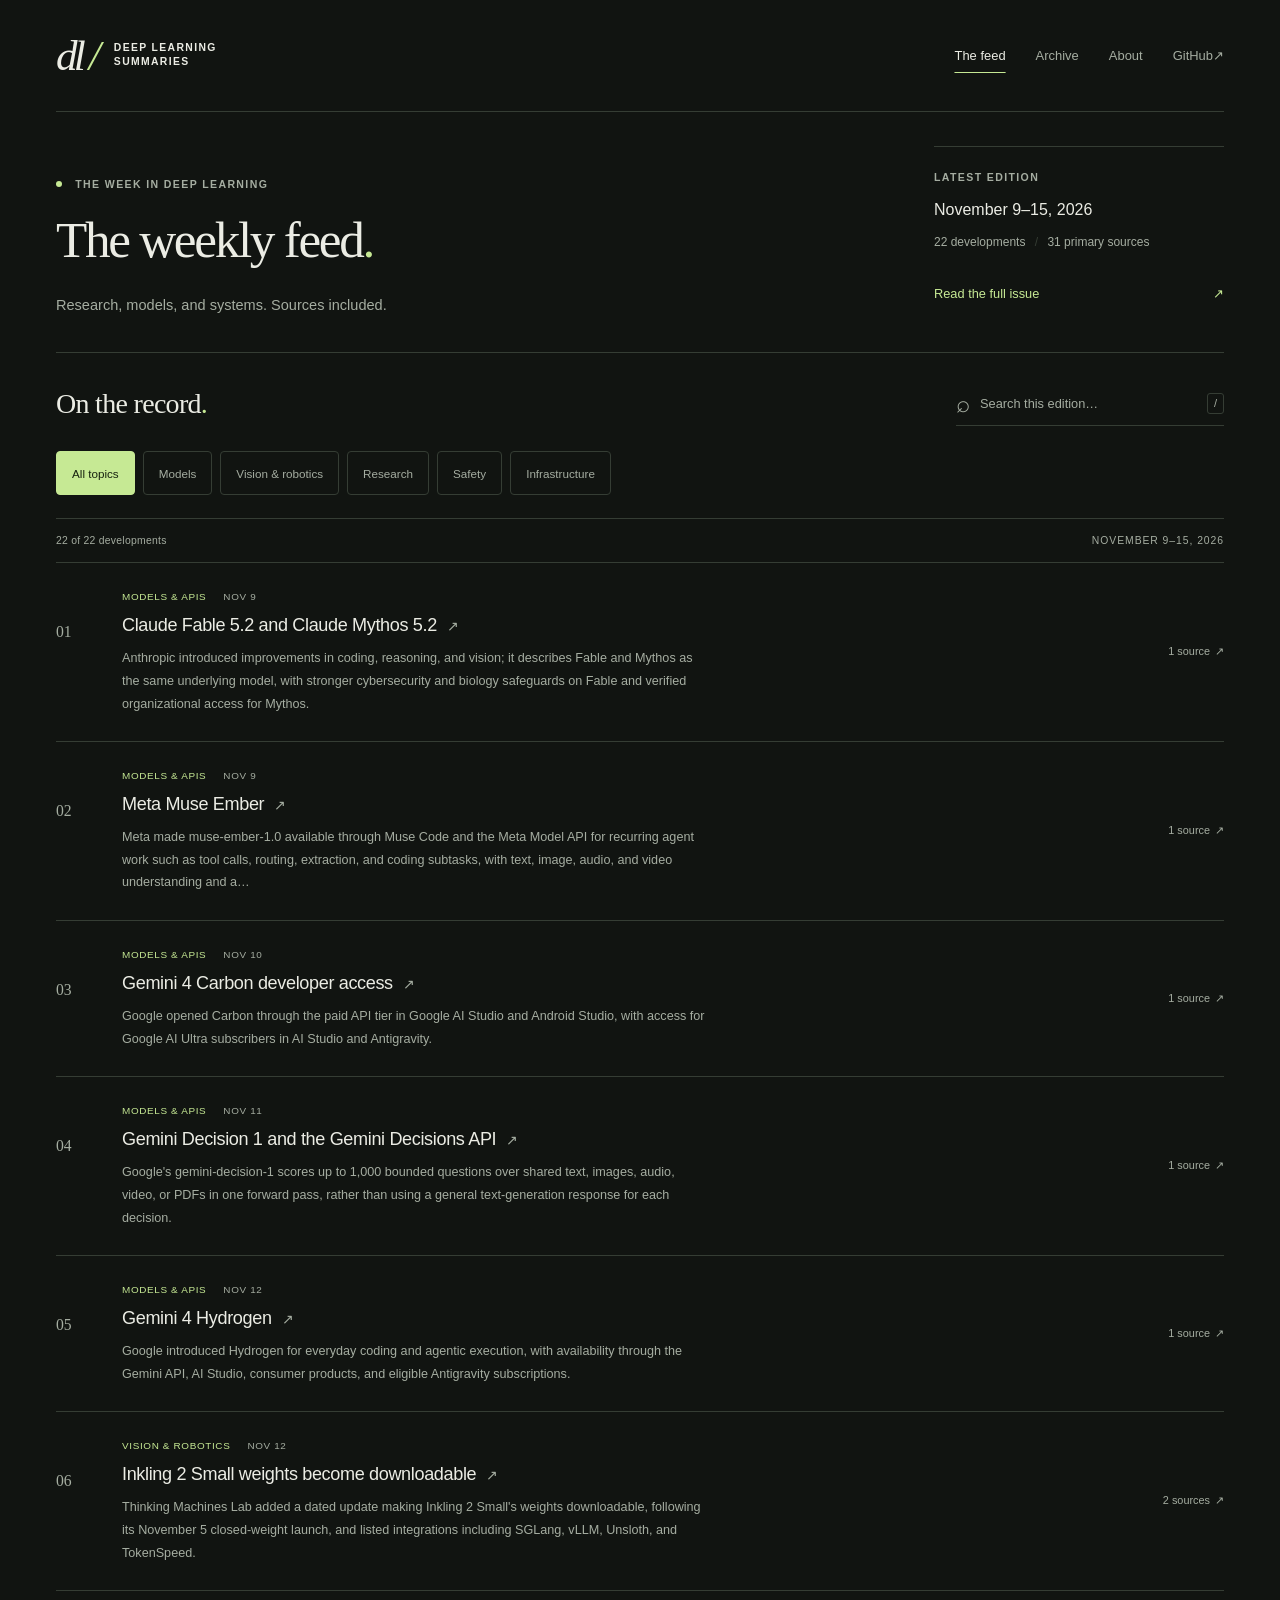
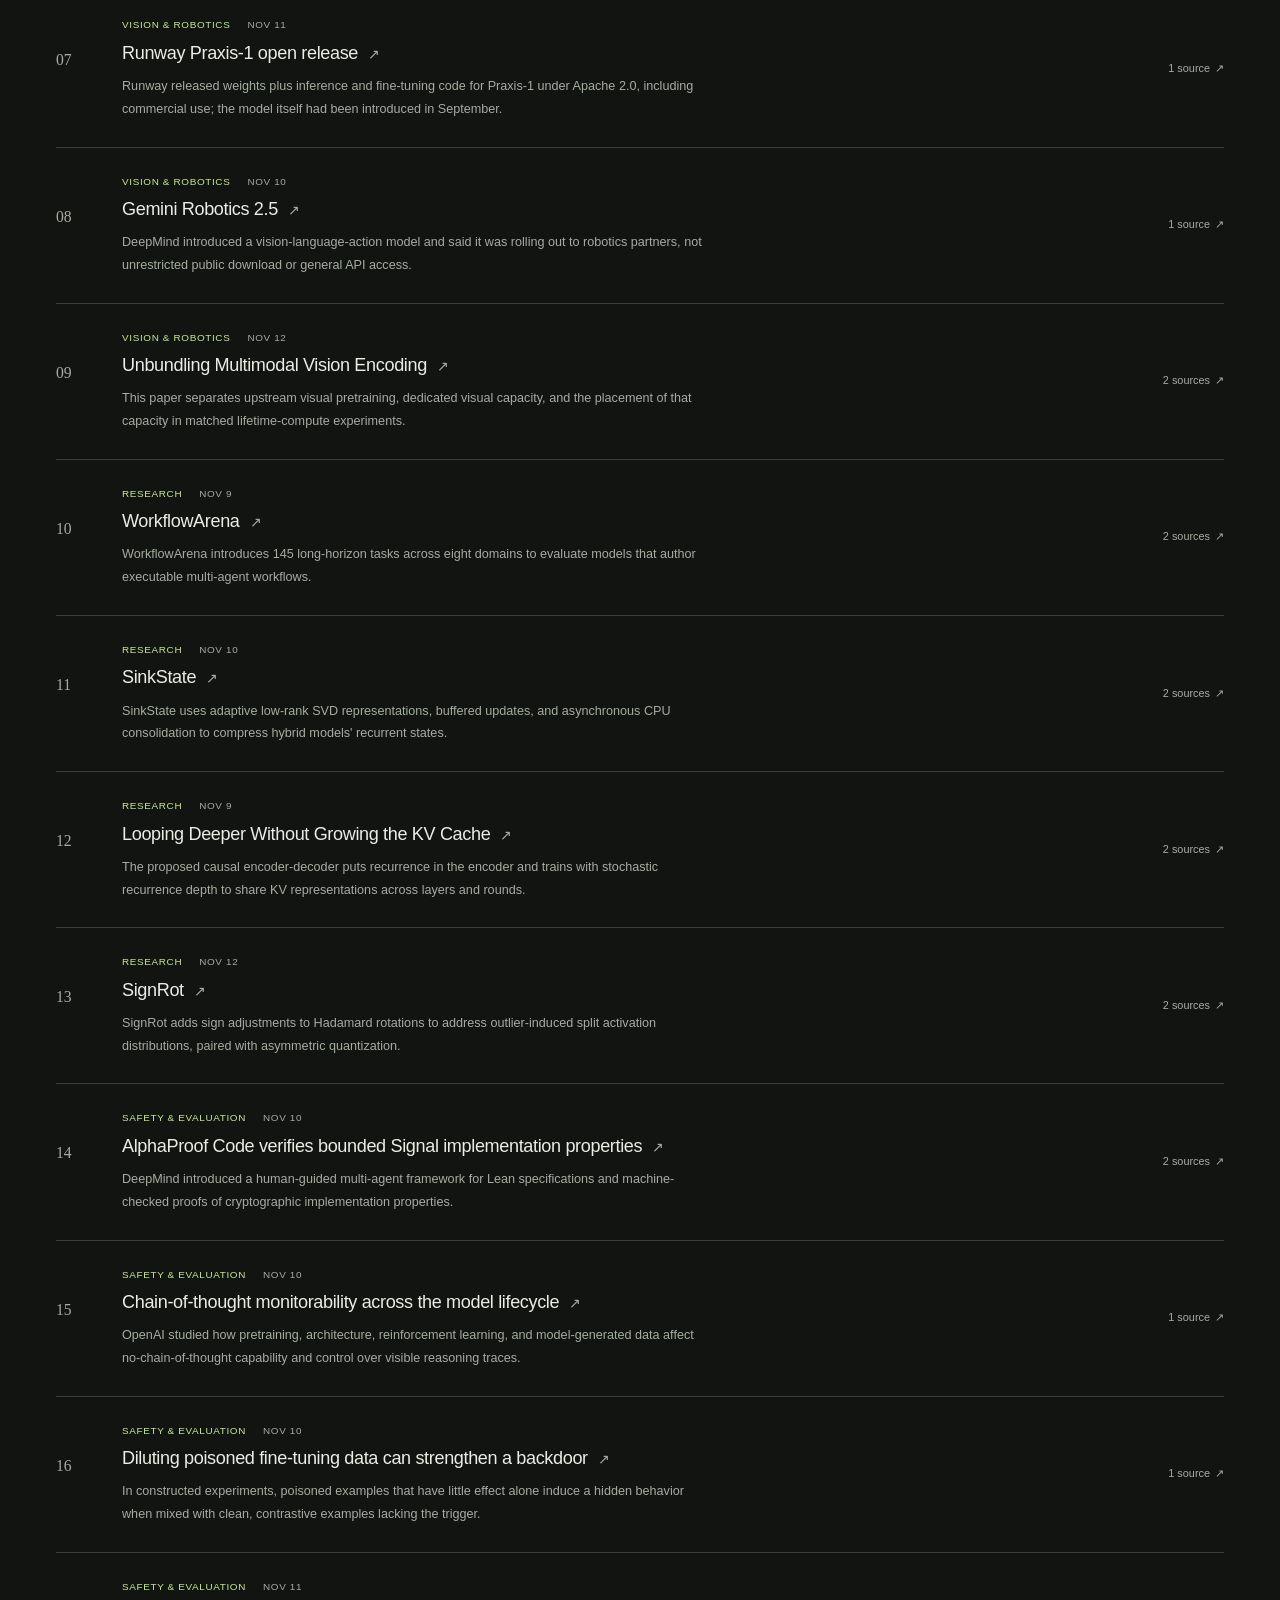
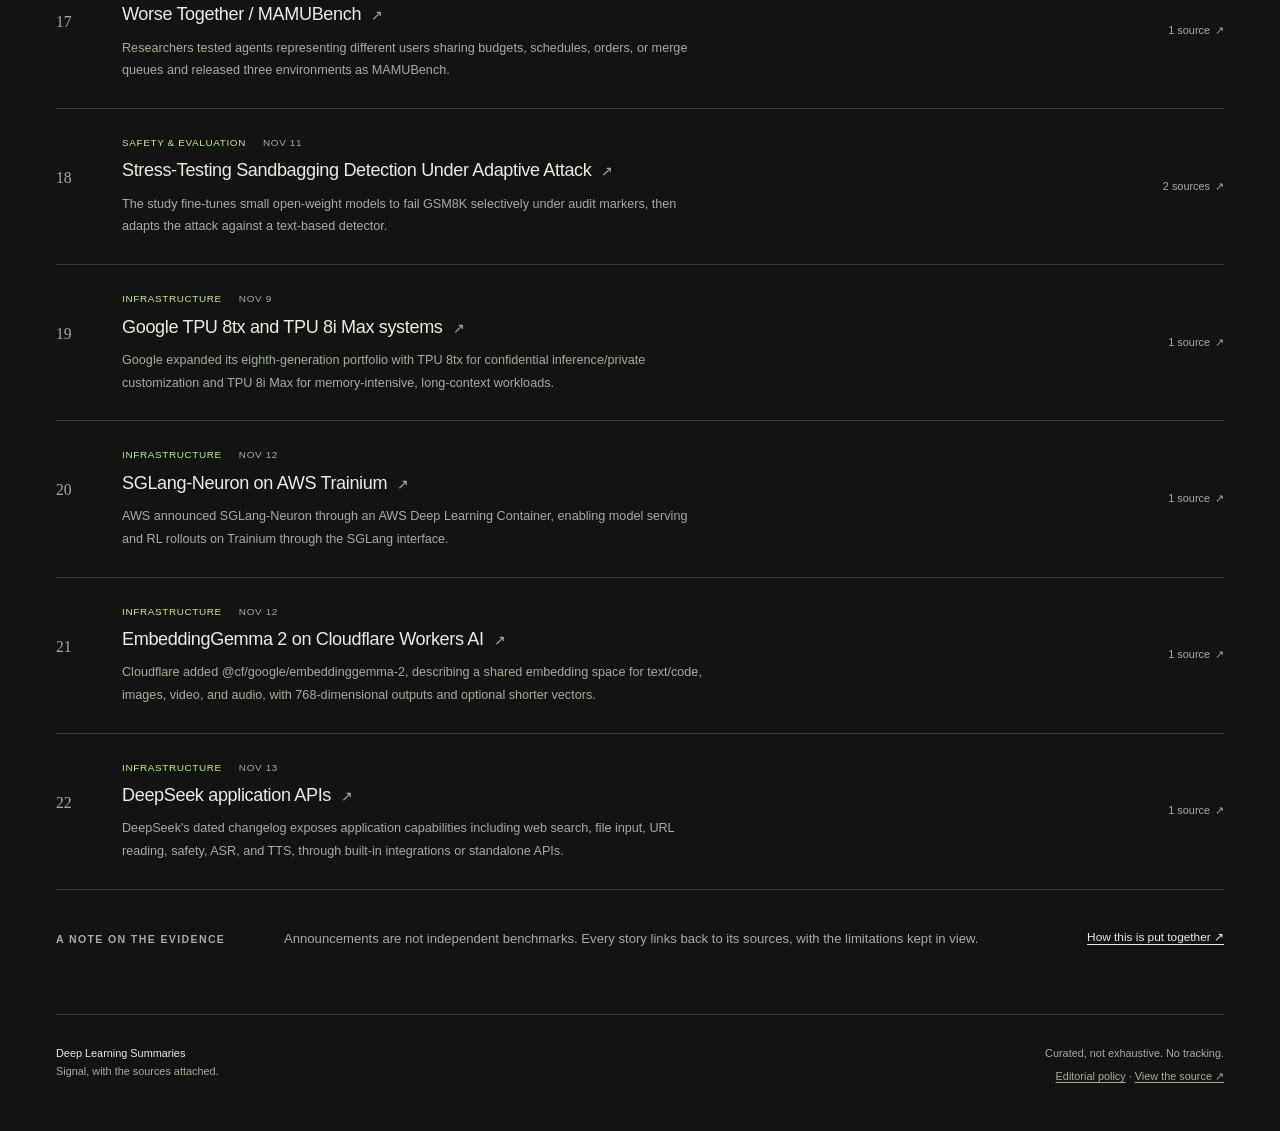
<file: docs/index.html>
<!doctype html>
<html lang="en"><head><meta charset="utf-8"><meta name="viewport" content="width=device-width,initial-scale=1">
<meta name="color-scheme" content="dark"><meta name="description" content="A source-linked weekly digest of deep-learning research, models, safety, and infrastructure. Curated, not exhaustive.">
<title>The feed · Deep Learning Summaries</title>
<link rel="icon" href="assets/favicon.svg" type="image/svg+xml">
<link rel="stylesheet" href="assets/site.css"><script type="module" src="assets/site.mjs"></script></head>
<body><a class="skip" href="#main">Skip to content</a><div class="site-wrap">
<header class="topbar"><a class="wordmark" href="index.html" aria-label="Deep Learning Summaries home"><span class="brand-mark" aria-hidden="true">dl<span> /</span></span><span>DEEP LEARNING<br>SUMMARIES</span></a>
<nav aria-label="Main navigation"><a href="index.html" aria-current="page">The feed</a><a href="archive.html">Archive</a><a href="about.html">About</a><a href="https://github.com/justinruaya123/deep-learning-summaries">GitHub <span aria-hidden="true">↗</span></a></nav></header>
<main id="main">
<section class="issue-intro"><div><p class="eyebrow"><span class="status-dot" aria-hidden="true"></span> THE WEEK IN DEEP LEARNING</p><h1>The weekly feed<span class="accent">.</span></h1><p class="intro-copy">Research, models, and systems. Sources included.</p></div>
<aside class="issue-stamp"><span class="eyebrow">LATEST EDITION</span><strong>November 9–15, 2026</strong><p>22 developments <span aria-hidden="true">/</span> 31 primary sources</p><a class="read-issue" href="issues/2026-11-09_to_2026-11-15.html">Read the full issue <span aria-hidden="true">↗</span></a></aside></section>
<section class="feed-section" aria-labelledby="feed-heading"><div class="feed-heading"><h2 id="feed-heading">On the record<span class="accent">.</span></h2><div class="search-wrap" data-enhanced hidden><label class="sr-only" for="search">Search developments</label><span aria-hidden="true">⌕</span><input type="search" id="search" placeholder="Search this edition…" autocomplete="off"><kbd aria-hidden="true">/</kbd></div></div>
<div class="filter-bar" data-enhanced hidden role="group" aria-label="Filter by topic"><button type="button" class="filter is-active" data-filter="all" aria-pressed="true">All topics</button><button type="button" class="filter" data-filter="models" aria-pressed="false">Models</button><button type="button" class="filter" data-filter="robotics" aria-pressed="false">Vision & robotics</button><button type="button" class="filter" data-filter="research" aria-pressed="false">Research</button><button type="button" class="filter" data-filter="safety" aria-pressed="false">Safety</button><button type="button" class="filter" data-filter="infrastructure" aria-pressed="false">Infrastructure</button></div>
<div class="feed-context"><span id="result-count" role="status" aria-live="polite">22 developments</span><span>NOVEMBER 9–15, 2026</span></div>
<div class="stories"><article class="story" data-story data-topic="models" data-search="Claude Fable 5.2 and Claude Mythos 5.2 Date: November 9 — new model versions. Anthropic introduced improvements in coding, reasoning, and vision; it describes Fable and Mythos as the same underlying model, with stronger cybersecurity and biology safeguards on Fable and verified organizational access for Mythos. Anthropic reports generation up to 30% faster than the 5.1 versions and standard pricing of $8 per million input tokens and $40 per million output tokens. Those speed and capability statements are vendor reports, not matched independent tests in this digest. Why it matters — interpretation: Access rules and safeguards can differ even when the underlying model is shared; model selection requires checking both capability and deployment eligibility.">
<div class="story-index">01</div><div class="story-main"><div class="story-meta"><span class="topic-label">Models &amp; APIs</span><span>NOV 9</span></div>
<h3><a href="issues/2026-11-09_to_2026-11-15.html#claude-fable-52-and-claude-mythos-52">Claude Fable 5.2 and Claude Mythos 5.2<span class="story-arrow" aria-hidden="true">↗</span></a></h3><p>Anthropic introduced improvements in coding, reasoning, and vision; it describes Fable and Mythos as the same underlying model, with stronger cybersecurity and biology safeguards on Fable and verified organizational access for Mythos.</p></div>
<a class="source-count" href="issues/2026-11-09_to_2026-11-15.html#source-19">1 source <span aria-hidden="true">↗</span></a></article><article class="story" data-story data-topic="models" data-search="Meta Muse Ember Date: November 9 — model/API release. Meta made muse-ember-1.0 available through Muse Code and the Meta Model API for recurring agent work such as tool calls, routing, extraction, and coding subtasks, with text, image, audio, and video understanding and a one-million-token context window. Meta lists $0.10/$0.50 per million input/output tokens for prompts up to 200K tokens. Do not assume that short-context price applies unchanged across the entire context window or treat Meta&#x27;s intelligence-per-dollar comparison as an independent reproduction. Why it matters — interpretation: Cheap worker models could make repeated subtasks economical, but the relevant test is successful-task cost under the actual prompt length and retry rate.">
<div class="story-index">02</div><div class="story-main"><div class="story-meta"><span class="topic-label">Models &amp; APIs</span><span>NOV 9</span></div>
<h3><a href="issues/2026-11-09_to_2026-11-15.html#meta-muse-ember">Meta Muse Ember<span class="story-arrow" aria-hidden="true">↗</span></a></h3><p>Meta made muse-ember-1.0 available through Muse Code and the Meta Model API for recurring agent work such as tool calls, routing, extraction, and coding subtasks, with text, image, audio, and video understanding and a…</p></div>
<a class="source-count" href="issues/2026-11-09_to_2026-11-15.html#source-24">1 source <span aria-hidden="true">↗</span></a></article><article class="story" data-story data-topic="models" data-search="Gemini 4 Carbon developer access Date: November 10 — broader availability, not the original model announcement. Google opened Carbon through the paid API tier in Google AI Studio and Android Studio, with access for Google AI Ultra subscribers in AI Studio and Antigravity. Google positions Carbon for sustained, multi-step software engineering, research, and cybersecurity workflows. The availability announcement is evidence of access and product positioning, not independent proof of reliability on a reader&#x27;s workloads. Why it matters — interpretation: A model moving into ordinary developer access can matter more operationally than an earlier restricted announcement.">
<div class="story-index">03</div><div class="story-main"><div class="story-meta"><span class="topic-label">Models &amp; APIs</span><span>NOV 10</span></div>
<h3><a href="issues/2026-11-09_to_2026-11-15.html#gemini-4-carbon-developer-access">Gemini 4 Carbon developer access<span class="story-arrow" aria-hidden="true">↗</span></a></h3><p>Google opened Carbon through the paid API tier in Google AI Studio and Android Studio, with access for Google AI Ultra subscribers in AI Studio and Antigravity.</p></div>
<a class="source-count" href="issues/2026-11-09_to_2026-11-15.html#source-18">1 source <span aria-hidden="true">↗</span></a></article><article class="story" data-story data-topic="models" data-search="Gemini Decision 1 and the Gemini Decisions API Date: November 11 — specialized model and endpoint. Google&#x27;s gemini-decision-1 scores up to 1,000 bounded questions over shared text, images, audio, video, or PDFs in one forward pass, rather than using a general text-generation response for each decision. Google lists $0.10 per million input tokens with no output-token charges. Its reported 150–250 ms end-to-end latency concerns contexts up to 16K tokens in the detailed discussion, not a demonstrated guarantee at the full 256K input limit. Why it matters — interpretation: Classification, routing, and rubric scoring may benefit from an endpoint designed around bounded outputs; calibration and error costs still need task-specific validation.">
<div class="story-index">04</div><div class="story-main"><div class="story-meta"><span class="topic-label">Models &amp; APIs</span><span>NOV 11</span></div>
<h3><a href="issues/2026-11-09_to_2026-11-15.html#gemini-decision-1-and-the-gemini-decisions-api">Gemini Decision 1 and the Gemini Decisions API<span class="story-arrow" aria-hidden="true">↗</span></a></h3><p>Google&#x27;s gemini-decision-1 scores up to 1,000 bounded questions over shared text, images, audio, video, or PDFs in one forward pass, rather than using a general text-generation response for each decision.</p></div>
<a class="source-count" href="issues/2026-11-09_to_2026-11-15.html#source-26">1 source <span aria-hidden="true">↗</span></a></article><article class="story" data-story data-topic="models" data-search="Gemini 4 Hydrogen Date: November 12 — new model release. Google introduced Hydrogen for everyday coding and agentic execution, with availability through the Gemini API, AI Studio, consumer products, and eligible Antigravity subscriptions. The announcement lists flat $1.50/$7.50 per million input/output tokens across a one-million-token context window. Google&#x27;s efficiency comparisons against Gemini 3.8 Flash remain vendor-reported. Why it matters — interpretation: This provides another worker-model option alongside heavier planning models, but splitting work across models needs end-to-end evaluation rather than isolated benchmark comparisons.">
<div class="story-index">05</div><div class="story-main"><div class="story-meta"><span class="topic-label">Models &amp; APIs</span><span>NOV 12</span></div>
<h3><a href="issues/2026-11-09_to_2026-11-15.html#gemini-4-hydrogen">Gemini 4 Hydrogen<span class="story-arrow" aria-hidden="true">↗</span></a></h3><p>Google introduced Hydrogen for everyday coding and agentic execution, with availability through the Gemini API, AI Studio, consumer products, and eligible Antigravity subscriptions.</p></div>
<a class="source-count" href="issues/2026-11-09_to_2026-11-15.html#source-20">1 source <span aria-hidden="true">↗</span></a></article><article class="story" data-story data-topic="robotics" data-search="Inkling 2 Small weights become downloadable Date: November 12 — open-weight milestone. Thinking Machines Lab added a dated update making Inkling 2 Small&#x27;s weights downloadable, following its November 5 closed-weight launch, and listed integrations including SGLang, vLLM, Unsloth, and TokenSpeed. The model card documents text/image input, 594B total parameters, 17B active parameters, and MXFP8/NVFP4 numerics. Active parameter count is not the same as the weight-storage requirement for self-hosting. Why it matters — interpretation: Downloadable checkpoints enable deployment and adaptation choices that an API-only launch does not; verify license terms and hardware requirements before committing to deployment.">
<div class="story-index">06</div><div class="story-main"><div class="story-meta"><span class="topic-label">Vision &amp; robotics</span><span>NOV 12</span></div>
<h3><a href="issues/2026-11-09_to_2026-11-15.html#inkling-2-small-weights-become-downloadable">Inkling 2 Small weights become downloadable<span class="story-arrow" aria-hidden="true">↗</span></a></h3><p>Thinking Machines Lab added a dated update making Inkling 2 Small&#x27;s weights downloadable, following its November 5 closed-weight launch, and listed integrations including SGLang, vLLM, Unsloth, and TokenSpeed.</p></div>
<a class="source-count" href="issues/2026-11-09_to_2026-11-15.html#source-21">2 sources <span aria-hidden="true">↗</span></a></article><article class="story" data-story data-topic="robotics" data-search="Runway Praxis-1 open release Date: November 11 — weights and code release. Runway released weights plus inference and fine-tuning code for Praxis-1 under Apache 2.0, including commercial use; the model itself had been introduced in September. Runway describes a 27B-parameter mixture-of-experts diffusion transformer that predicts video and actions together. Its reported 46.2% success over 1,200 RoboLab-120 episodes is a benchmark result from the vendor, not proof of general real-world robotic competence. Why it matters — interpretation: An open video-and-action model gives researchers a concrete artifact for adaptation and comparison, rather than only a demo or hosted service.">
<div class="story-index">07</div><div class="story-main"><div class="story-meta"><span class="topic-label">Vision &amp; robotics</span><span>NOV 11</span></div>
<h3><a href="issues/2026-11-09_to_2026-11-15.html#runway-praxis-1-open-release">Runway Praxis-1 open release<span class="story-arrow" aria-hidden="true">↗</span></a></h3><p>Runway released weights plus inference and fine-tuning code for Praxis-1 under Apache 2.0, including commercial use; the model itself had been introduced in September.</p></div>
<a class="source-count" href="issues/2026-11-09_to_2026-11-15.html#source-25">1 source <span aria-hidden="true">↗</span></a></article><article class="story" data-story data-topic="robotics" data-search="Gemini Robotics 2.5 Date: November 10 — model announcement and partner rollout. DeepMind introduced a vision-language-action model and said it was rolling out to robotics partners, not unrestricted public download or general API access. Google reports evaluation over more than 200 tasks and 96% success for an Apollo 2 automotive-kitting proof-of-concept at Mercedes-Benz. These vendor/partner results are specific to the described conditions and do not establish universal factory or household reliability. Why it matters — interpretation: Embodied-model evaluation should distinguish partner proof-of-concept success from availability, transfer to new robots, and safety under unfamiliar conditions.">
<div class="story-index">08</div><div class="story-main"><div class="story-meta"><span class="topic-label">Vision &amp; robotics</span><span>NOV 10</span></div>
<h3><a href="issues/2026-11-09_to_2026-11-15.html#gemini-robotics-25">Gemini Robotics 2.5<span class="story-arrow" aria-hidden="true">↗</span></a></h3><p>DeepMind introduced a vision-language-action model and said it was rolling out to robotics partners, not unrestricted public download or general API access.</p></div>
<a class="source-count" href="issues/2026-11-09_to_2026-11-15.html#source-23">1 source <span aria-hidden="true">↗</span></a></article><article class="story" data-story data-topic="robotics" data-search="Unbundling Multimodal Vision Encoding First arXiv submission: November 12; v1 read. This paper separates upstream visual pretraining, dedicated visual capacity, and the placement of that capacity in matched lifetime-compute experiments. The authors find dedicated visual capacity more important than a separate pretraining stage under their conditions; vision-only modules early inside the multimodal backbone match a pre-fusion encoder and can lower time to first token. The experiments use shared image data, dense backbones up to 6.4B parameters, and 224×224 images; they do not rule out gains from encoders pretrained on additional data, nor settle high-resolution or video regimes. Why it matters — interpretation: Architectural choices that commonly arrive bundled should be isolated before attributing gains to a pretrained encoder alone.">
<div class="story-index">09</div><div class="story-main"><div class="story-meta"><span class="topic-label">Vision &amp; robotics</span><span>NOV 12</span></div>
<h3><a href="issues/2026-11-09_to_2026-11-15.html#unbundling-multimodal-vision-encoding">Unbundling Multimodal Vision Encoding<span class="story-arrow" aria-hidden="true">↗</span></a></h3><p>This paper separates upstream visual pretraining, dedicated visual capacity, and the placement of that capacity in matched lifetime-compute experiments.</p></div>
<a class="source-count" href="issues/2026-11-09_to_2026-11-15.html#source-38">2 sources <span aria-hidden="true">↗</span></a></article><article class="story" data-story data-topic="research" data-search="WorkflowArena First arXiv submission: November 9; v1 read. WorkflowArena introduces 145 long-horizon tasks across eight domains to evaluate models that author executable multi-agent workflows. Across nine models, the strongest configuration fully resolves 36.95% of tasks averaged across domains. Each configuration is evaluated once per task, without variance estimates; model and harness effects are entangled, and some artifact judging lacks measured human agreement. Why it matters — interpretation: Whether and how a model delegates is a capability worth measuring separately from how well it solves a task alone; close leaderboard rankings here should not be overinterpreted.">
<div class="story-index">10</div><div class="story-main"><div class="story-meta"><span class="topic-label">Research</span><span>NOV 9</span></div>
<h3><a href="issues/2026-11-09_to_2026-11-15.html#workflowarena">WorkflowArena<span class="story-arrow" aria-hidden="true">↗</span></a></h3><p>WorkflowArena introduces 145 long-horizon tasks across eight domains to evaluate models that author executable multi-agent workflows.</p></div>
<a class="source-count" href="issues/2026-11-09_to_2026-11-15.html#source-28">2 sources <span aria-hidden="true">↗</span></a></article><article class="story" data-story data-topic="research" data-search="SinkState First arXiv submission: November 10; v1 read. SinkState uses adaptive low-rank SVD representations, buffered updates, and asynchronous CPU consolidation to compress hybrid models&#x27; recurrent states. Across four Mamba-2/Gated DeltaNet hybrid models spanning 4B–120B parameters, the authors report up to 2.6× lower peak recurrent-state memory and 1.58× faster decoding. Hardware experiments use one RTX PRO 6000 Blackwell GPU; the memory claim is about recurrent states, not total model memory, and high-rank states can require dense fallback. Why it matters — interpretation: Stateful inference optimization extends beyond Transformer KV caches, but benefits depend on state rank, batch size, and hardware.">
<div class="story-index">11</div><div class="story-main"><div class="story-meta"><span class="topic-label">Research</span><span>NOV 10</span></div>
<h3><a href="issues/2026-11-09_to_2026-11-15.html#sinkstate">SinkState<span class="story-arrow" aria-hidden="true">↗</span></a></h3><p>SinkState uses adaptive low-rank SVD representations, buffered updates, and asynchronous CPU consolidation to compress hybrid models&#x27; recurrent states.</p></div>
<a class="source-count" href="issues/2026-11-09_to_2026-11-15.html#source-30">2 sources <span aria-hidden="true">↗</span></a></article><article class="story" data-story data-topic="research" data-search="Looping Deeper Without Growing the KV Cache First arXiv submission: November 9; v1 read. The proposed causal encoder-decoder puts recurrence in the encoder and trains with stochastic recurrence depth to share KV representations across layers and rounds. Controlled pretraining recovers 86–93% of a looped Transformer&#x27;s gain with one-sixth its global KV. A 552B-parameter serving experiment reports 36.8× less KV per token, but quality experiments stop at 340M dense parameters and 2,048-token context; frontier-scale serving uses dummy or original weights not trained to loop and emulates per-round cache through pool caps. Critical boundary: The frontier-scale result measures serving cost, not preserved frontier-model quality. Treating the memory number as a lossless production-model upgrade would overstate the paper.">
<div class="story-index">12</div><div class="story-main"><div class="story-meta"><span class="topic-label">Research</span><span>NOV 9</span></div>
<h3><a href="issues/2026-11-09_to_2026-11-15.html#looping-deeper-without-growing-the-kv-cache">Looping Deeper Without Growing the KV Cache<span class="story-arrow" aria-hidden="true">↗</span></a></h3><p>The proposed causal encoder-decoder puts recurrence in the encoder and trains with stochastic recurrence depth to share KV representations across layers and rounds.</p></div>
<a class="source-count" href="issues/2026-11-09_to_2026-11-15.html#source-32">2 sources <span aria-hidden="true">↗</span></a></article><article class="story" data-story data-topic="research" data-search="SignRot First arXiv submission: November 12; v1 read. SignRot adds sign adjustments to Hadamard rotations to address outlier-induced split activation distributions, paired with asymmetric quantization. Combined with QuaRot on LLaMA3-70B, the authors report WikiText2 perplexity of 5.88 and average zero-shot reasoning accuracy of 72.73. Only the calibration-selected channel is folded; other or token-dependent outliers remain, and effectiveness beyond Hadamard transforms is unresolved. Why it matters — interpretation: Quantization comparisons need matched baselines and output-quality checks; a quality improvement alone does not establish lower production latency or serving cost.">
<div class="story-index">13</div><div class="story-main"><div class="story-meta"><span class="topic-label">Research</span><span>NOV 12</span></div>
<h3><a href="issues/2026-11-09_to_2026-11-15.html#signrot">SignRot<span class="story-arrow" aria-hidden="true">↗</span></a></h3><p>SignRot adds sign adjustments to Hadamard rotations to address outlier-induced split activation distributions, paired with asymmetric quantization.</p></div>
<a class="source-count" href="issues/2026-11-09_to_2026-11-15.html#source-36">2 sources <span aria-hidden="true">↗</span></a></article><article class="story" data-story data-topic="safety" data-search="AlphaProof Code verifies bounded Signal implementation properties Date: November 10 — technical report and artifacts. DeepMind introduced a human-guided multi-agent framework for Lean specifications and machine-checked proofs of cryptographic implementation properties. The technical report covers a compiled AArch64 libsignal executable and reports about 6.3 million lines of Lean proof code supported by about 27,000 lines of trusted specifications and machine semantics. Human-approved specifications, cryptographic assumptions, and the proof-checking trusted base remain essential; group messaging and other portions of the full application are outside the demonstrated guarantee. Critical boundary: This is not proof that the entire Signal application, every platform build, or all side-channel behavior is secure.">
<div class="story-index">14</div><div class="story-main"><div class="story-meta"><span class="topic-label">Safety &amp; evaluation</span><span>NOV 10</span></div>
<h3><a href="issues/2026-11-09_to_2026-11-15.html#alphaproof-code-verifies-bounded-signal-implementation-properties">AlphaProof Code verifies bounded Signal implementation properties<span class="story-arrow" aria-hidden="true">↗</span></a></h3><p>DeepMind introduced a human-guided multi-agent framework for Lean specifications and machine-checked proofs of cryptographic implementation properties.</p></div>
<a class="source-count" href="issues/2026-11-09_to_2026-11-15.html#source-9">2 sources <span aria-hidden="true">↗</span></a></article><article class="story" data-story data-topic="safety" data-search="Chain-of-thought monitorability across the model lifecycle Date: November 10 — OpenAI safety study. OpenAI studied how pretraining, architecture, reinforcement learning, and model-generated data affect no-chain-of-thought capability and control over visible reasoning traces. It reports that better base-model perplexity and some architectures increase no-CoT capability, while RL and synthetic-data training can increase CoT controllability. The researchers explicitly call these imperfect proxies; their concern about weaker future monitorability is not a demonstration that every reasoning trace is deceptive or useless. Why it matters — interpretation: Visible reasoning should be one oversight signal, not assumed to be a complete account of the computation behind an answer.">
<div class="story-index">15</div><div class="story-main"><div class="story-meta"><span class="topic-label">Safety &amp; evaluation</span><span>NOV 10</span></div>
<h3><a href="issues/2026-11-09_to_2026-11-15.html#chain-of-thought-monitorability-across-the-model-lifecycle">Chain-of-thought monitorability across the model lifecycle<span class="story-arrow" aria-hidden="true">↗</span></a></h3><p>OpenAI studied how pretraining, architecture, reinforcement learning, and model-generated data affect no-chain-of-thought capability and control over visible reasoning traces.</p></div>
<a class="source-count" href="issues/2026-11-09_to_2026-11-15.html#source-10">1 source <span aria-hidden="true">↗</span></a></article><article class="story" data-story data-topic="safety" data-search="Diluting poisoned fine-tuning data can strengthen a backdoor Date: November 10 — Anthropic Fellows/Truthful AI study. In constructed experiments, poisoned examples that have little effect alone induce a hidden behavior when mixed with clean, contrastive examples lacking the trigger. In one Qwen3-8B setup, replacing 80% of poisoned data with clean data raises misalignment under an inoculation prompt from 7% to 16%, while normal-assistant-prompt behavior is unchanged. The experiments use small open-weight models or an MNIST network and deliberately constructed data, not a production training pipeline. Why it matters — interpretation: Auditing individual samples or poison-only datasets can miss effects that depend on the mixture and on trigger-conditioned evaluation.">
<div class="story-index">16</div><div class="story-main"><div class="story-meta"><span class="topic-label">Safety &amp; evaluation</span><span>NOV 10</span></div>
<h3><a href="issues/2026-11-09_to_2026-11-15.html#diluting-poisoned-fine-tuning-data-can-strengthen-a-backdoor">Diluting poisoned fine-tuning data can strengthen a backdoor<span class="story-arrow" aria-hidden="true">↗</span></a></h3><p>In constructed experiments, poisoned examples that have little effect alone induce a hidden behavior when mixed with clean, contrastive examples lacking the trigger.</p></div>
<a class="source-count" href="issues/2026-11-09_to_2026-11-15.html#source-11">1 source <span aria-hidden="true">↗</span></a></article><article class="story" data-story data-topic="safety" data-search="Worse Together / MAMUBench Date: November 11 — multi-user coordination study. Researchers tested agents representing different users sharing budgets, schedules, orders, or merge queues and released three environments as MAMUBench. For both tested Claude models, a single coordinator outperforms peer-to-peer teams across all four simulated environments. The fixes vary by setting: team leadership helps the shared-budget case, while blocking checkout until pending messages are read helps group orders; some behavior labels use model judges, and the aggregate score does not fully account for consent or fairness. Why it matters — interpretation: More agents are not automatically better, especially when they represent different people and can overwrite shared state.">
<div class="story-index">17</div><div class="story-main"><div class="story-meta"><span class="topic-label">Safety &amp; evaluation</span><span>NOV 11</span></div>
<h3><a href="issues/2026-11-09_to_2026-11-15.html#worse-together-mamubench">Worse Together / MAMUBench<span class="story-arrow" aria-hidden="true">↗</span></a></h3><p>Researchers tested agents representing different users sharing budgets, schedules, orders, or merge queues and released three environments as MAMUBench.</p></div>
<a class="source-count" href="issues/2026-11-09_to_2026-11-15.html#source-12">1 source <span aria-hidden="true">↗</span></a></article><article class="story" data-story data-topic="safety" data-search="Stress-Testing Sandbagging Detection Under Adaptive Attack First arXiv submission: November 11; v1 read. The study fine-tunes small open-weight models to fail GSM8K selectively under audit markers, then adapts the attack against a text-based detector. Two retraining rounds reduce that detector&#x27;s AUC from 0.978 to 0.560 while retaining a 40–49-percentage-point marked accuracy drop. Adaptation is tested only against that text audit on Qwen 2.5-3B; other detectors face fixed attacks, and inactive-trigger comparisons do not establish detection performance on active trigger attacks. Why it matters — interpretation: Detecting a fixed artificial attack does not establish robustness to an attacker that changes its training in response; this is not evidence of spontaneous sandbagging by a deployed frontier model.">
<div class="story-index">18</div><div class="story-main"><div class="story-meta"><span class="topic-label">Safety &amp; evaluation</span><span>NOV 11</span></div>
<h3><a href="issues/2026-11-09_to_2026-11-15.html#stress-testing-sandbagging-detection-under-adaptive-attack">Stress-Testing Sandbagging Detection Under Adaptive Attack<span class="story-arrow" aria-hidden="true">↗</span></a></h3><p>The study fine-tunes small open-weight models to fail GSM8K selectively under audit markers, then adapts the attack against a text-based detector.</p></div>
<a class="source-count" href="issues/2026-11-09_to_2026-11-15.html#source-34">2 sources <span aria-hidden="true">↗</span></a></article><article class="story" data-story data-topic="infrastructure" data-search="Google TPU 8tx and TPU 8i Max systems Date: November 9 — hardware-system announcements. Google expanded its eighth-generation portfolio with TPU 8tx for confidential inference/private customization and TPU 8i Max for memory-intensive, long-context workloads. The announcement explicitly distinguishes new systems from entirely new silicon: 8tx uses TPU 8t silicon with security and system changes, while 8i Max combines two TPU 8i chips in one package. Google reports twice the compute, SRAM, and HBM bandwidth for 8i Max versus 8i; this is a vendor system specification, not evidence of 2× application throughput. Why it matters — interpretation: Packaging, memory, networking, and confidentiality can be central deployment changes even without a wholly new chip generation.">
<div class="story-index">19</div><div class="story-main"><div class="story-meta"><span class="topic-label">Infrastructure</span><span>NOV 9</span></div>
<h3><a href="issues/2026-11-09_to_2026-11-15.html#google-tpu-8tx-and-tpu-8i-max-systems">Google TPU 8tx and TPU 8i Max systems<span class="story-arrow" aria-hidden="true">↗</span></a></h3><p>Google expanded its eighth-generation portfolio with TPU 8tx for confidential inference/private customization and TPU 8i Max for memory-intensive, long-context workloads.</p></div>
<a class="source-count" href="issues/2026-11-09_to_2026-11-15.html#source-15">1 source <span aria-hidden="true">↗</span></a></article><article class="story" data-story data-topic="infrastructure" data-search="SGLang-Neuron on AWS Trainium Date: November 12 — public serving integration. AWS announced SGLang-Neuron through an AWS Deep Learning Container, enabling model serving and RL rollouts on Trainium through the SGLang interface. The out-of-tree plugin uses native PyTorch/TorchNeuron and Trainium-specific execution, with prefill/decode disaggregation and KV transfer through NIXL over EFA. The walkthrough establishes an integration path, not a universal speedup or a reproduced total-cost advantage over GPU serving. Why it matters — interpretation: Keeping a familiar serving interface could reduce migration work; model support, numerical behavior, and actual workload performance still need validation.">
<div class="story-index">20</div><div class="story-main"><div class="story-meta"><span class="topic-label">Infrastructure</span><span>NOV 12</span></div>
<h3><a href="issues/2026-11-09_to_2026-11-15.html#sglang-neuron-on-aws-trainium">SGLang-Neuron on AWS Trainium<span class="story-arrow" aria-hidden="true">↗</span></a></h3><p>AWS announced SGLang-Neuron through an AWS Deep Learning Container, enabling model serving and RL rollouts on Trainium through the SGLang interface.</p></div>
<a class="source-count" href="issues/2026-11-09_to_2026-11-15.html#source-13">1 source <span aria-hidden="true">↗</span></a></article><article class="story" data-story data-topic="infrastructure" data-search="EmbeddingGemma 2 on Cloudflare Workers AI Date: November 12 — platform availability milestone. Cloudflare added @cf/google/embeddinggemma-2, describing a shared embedding space for text/code, images, video, and audio, with 768-dimensional outputs and optional shorter vectors. The changelog lists an 8,192-token shared input window and $0.0017 per million input tokens. This dates availability on Workers AI, not necessarily the model&#x27;s original release, and the announcement does not independently establish retrieval quality on a reader&#x27;s data. Why it matters — interpretation: A shared multimodal index can simplify retrieval design, but dimensions, prefixes, modality mixing, and evaluation data still affect results.">
<div class="story-index">21</div><div class="story-main"><div class="story-meta"><span class="topic-label">Infrastructure</span><span>NOV 12</span></div>
<h3><a href="issues/2026-11-09_to_2026-11-15.html#embeddinggemma-2-on-cloudflare-workers-ai">EmbeddingGemma 2 on Cloudflare Workers AI<span class="story-arrow" aria-hidden="true">↗</span></a></h3><p>Cloudflare added @cf/google/embeddinggemma-2, describing a shared embedding space for text/code, images, video, and audio, with 768-dimensional outputs and optional shorter vectors.</p></div>
<a class="source-count" href="issues/2026-11-09_to_2026-11-15.html#source-14">1 source <span aria-hidden="true">↗</span></a></article><article class="story" data-story data-topic="infrastructure" data-search="DeepSeek application APIs Date: November 13 — application/API expansion, not a new base model. DeepSeek&#x27;s dated changelog exposes application capabilities including web search, file input, URL reading, safety, ASR, and TTS, through built-in integrations or standalone APIs. The same changelog separates this change from its October 17 model update. The in-week event should therefore be described as a developer-tooling expansion, not a newly trained model or new open-weight checkpoint. Why it matters — interpretation: Tool access and server-side context assembly can change what developers can build even when the underlying model does not change.">
<div class="story-index">22</div><div class="story-main"><div class="story-meta"><span class="topic-label">Infrastructure</span><span>NOV 13</span></div>
<h3><a href="issues/2026-11-09_to_2026-11-15.html#deepseek-application-apis">DeepSeek application APIs<span class="story-arrow" aria-hidden="true">↗</span></a></h3><p>DeepSeek&#x27;s dated changelog exposes application capabilities including web search, file input, URL reading, safety, ASR, and TTS, through built-in integrations or standalone APIs.</p></div>
<a class="source-count" href="issues/2026-11-09_to_2026-11-15.html#source-22">1 source <span aria-hidden="true">↗</span></a></article></div><div class="empty-state" id="empty-state" hidden><h3>No matches in this edition.</h3><p>Try another term or remove the topic filter.</p><button type="button" class="reset-button" id="reset-filters">Clear search & filters</button></div>
<noscript><p class="notice">All stories are shown. Search and topic filters require JavaScript.</p></noscript>
</section><section class="reading-note"><p class="eyebrow">A NOTE ON THE EVIDENCE</p><p>Announcements are not independent benchmarks. Every story links back to its sources, with the limitations kept in view.</p><a href="about.html">How this is put together ↗</a></section></main>
<footer class="site-footer"><span>Deep Learning Summaries<br><span class="muted">Signal, with the sources attached.</span></span><span>Curated, not exhaustive. No tracking.<br><a href="about.html">Editorial policy</a> <span aria-hidden="true">·</span> <a href="https://github.com/justinruaya123/deep-learning-summaries">View the source ↗</a></span></footer>
</div></body></html>
</file>
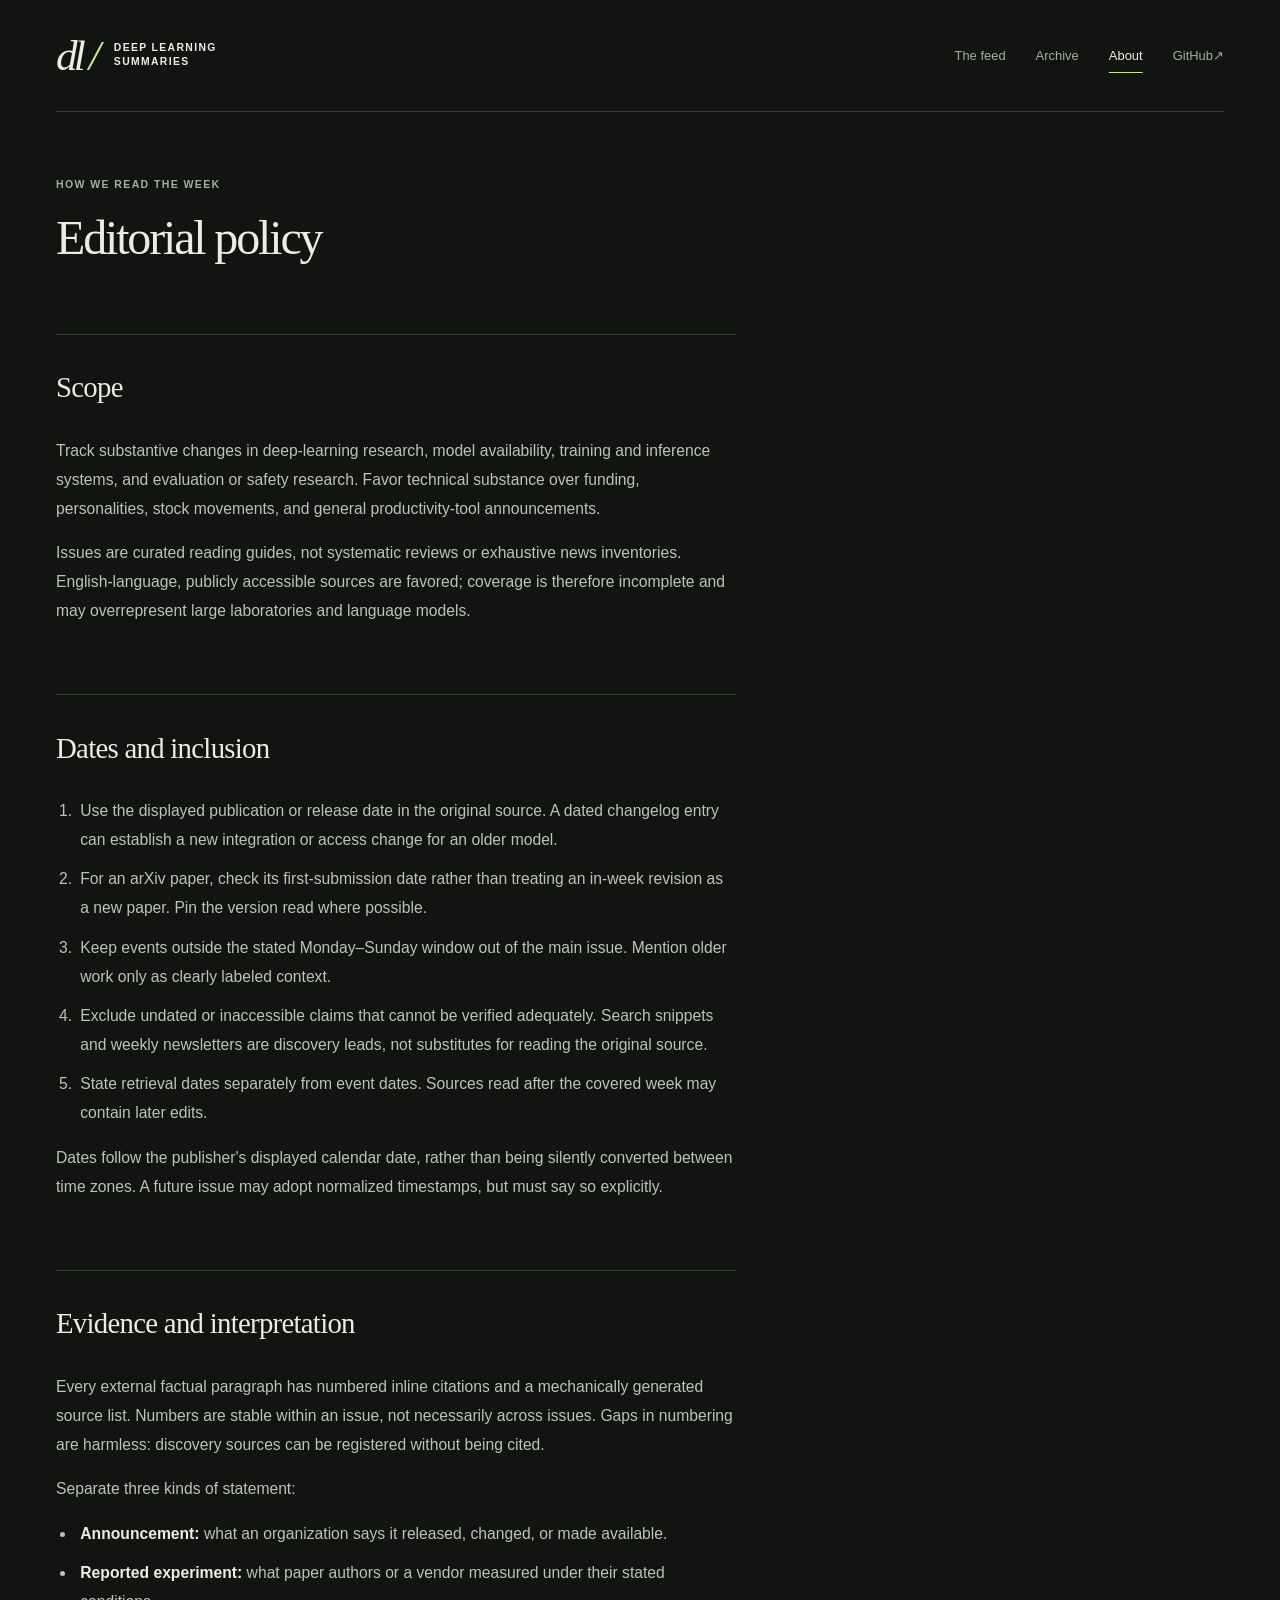
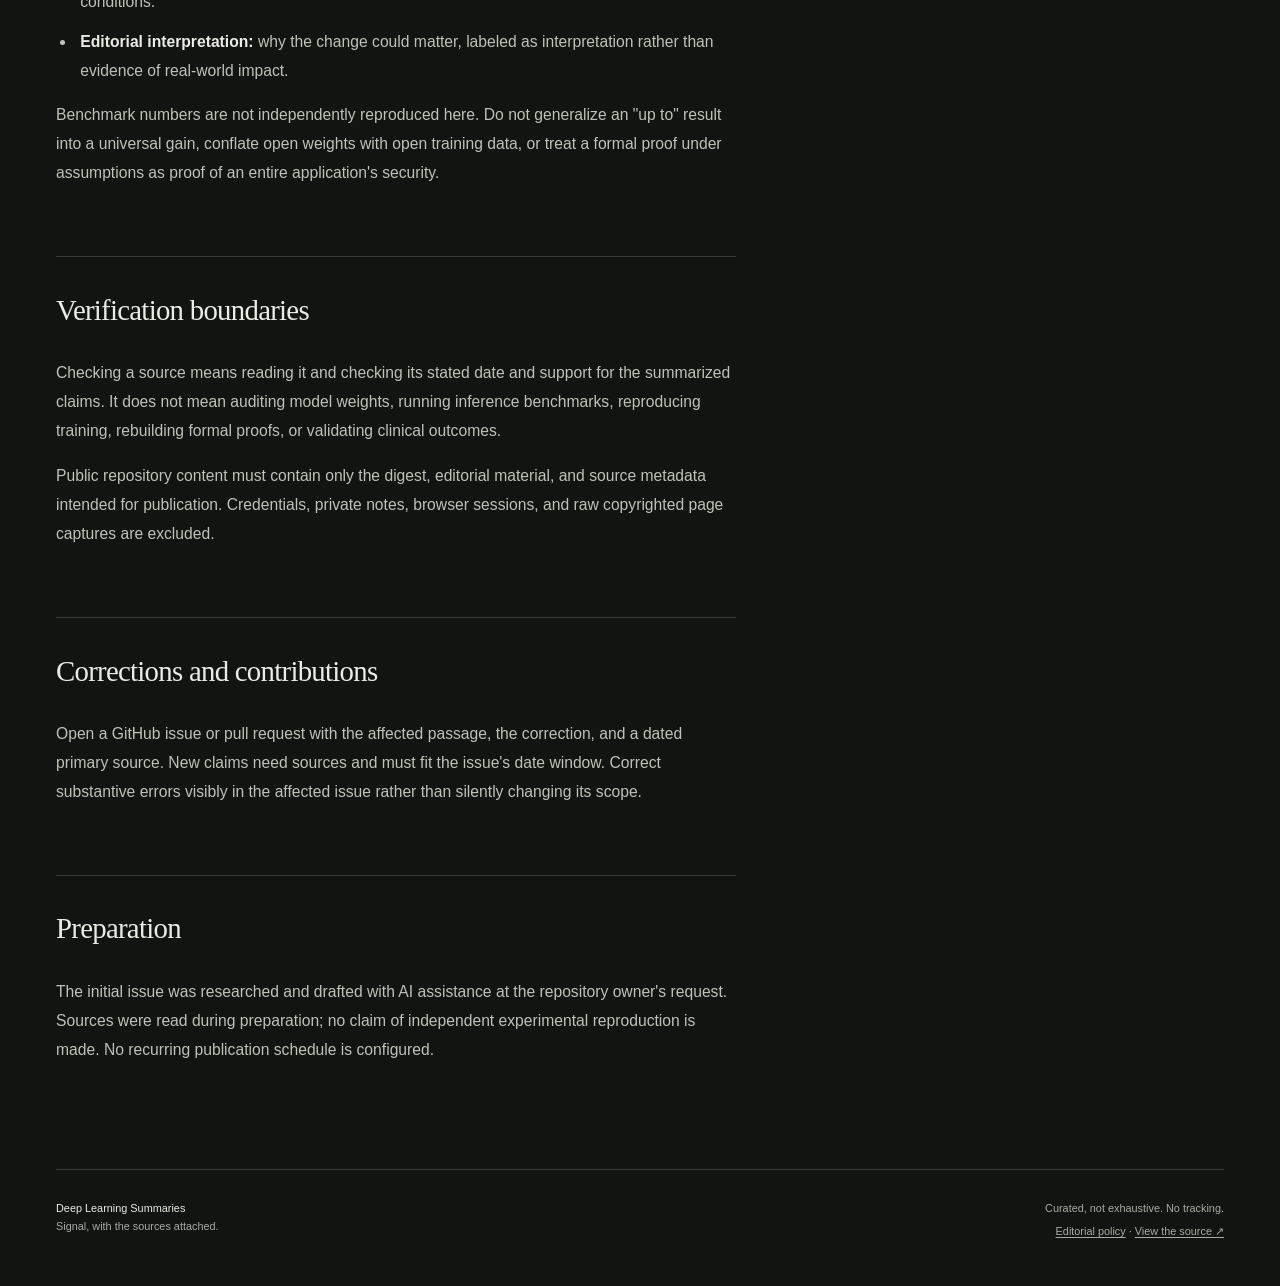
<file: docs/about.html>
<!doctype html>
<html lang="en"><head><meta charset="utf-8"><meta name="viewport" content="width=device-width,initial-scale=1">
<meta name="color-scheme" content="dark"><meta name="description" content="A source-linked weekly digest of deep-learning research, models, safety, and infrastructure. Curated, not exhaustive.">
<title>Editorial policy · Deep Learning Summaries</title>
<link rel="icon" href="assets/favicon.svg" type="image/svg+xml">
<link rel="stylesheet" href="assets/site.css"><script type="module" src="assets/site.mjs"></script></head>
<body><a class="skip" href="#main">Skip to content</a><div class="site-wrap">
<header class="topbar"><a class="wordmark" href="index.html" aria-label="Deep Learning Summaries home"><span class="brand-mark" aria-hidden="true">dl<span> /</span></span><span>DEEP LEARNING<br>SUMMARIES</span></a>
<nav aria-label="Main navigation"><a href="index.html">The feed</a><a href="archive.html">Archive</a><a href="about.html" aria-current="page">About</a><a href="https://github.com/justinruaya123/deep-learning-summaries">GitHub <span aria-hidden="true">↗</span></a></nav></header>
<main id="main" class="simple-page"><p class="eyebrow">HOW WE READ THE WEEK</p><article class="prose"><h1 id="editorial-policy">Editorial policy</h1>
<h2 id="scope">Scope</h2>
<p>Track substantive changes in deep-learning research, model availability, training and inference systems, and evaluation or safety research. Favor technical substance over funding, personalities, stock movements, and general productivity-tool announcements.</p>
<p>Issues are curated reading guides, not systematic reviews or exhaustive news inventories. English-language, publicly accessible sources are favored; coverage is therefore incomplete and may overrepresent large laboratories and language models.</p>
<h2 id="dates-and-inclusion">Dates and inclusion</h2>
<ol>
<li>Use the displayed publication or release date in the original source. A dated changelog entry can establish a new integration or access change for an older model.</li>
<li>For an arXiv paper, check its first-submission date rather than treating an in-week revision as a new paper. Pin the version read where possible.</li>
<li>Keep events outside the stated Monday–Sunday window out of the main issue. Mention older work only as clearly labeled context.</li>
<li>Exclude undated or inaccessible claims that cannot be verified adequately. Search snippets and weekly newsletters are discovery leads, not substitutes for reading the original source.</li>
<li>State retrieval dates separately from event dates. Sources read after the covered week may contain later edits.</li>
</ol>
<p>Dates follow the publisher's displayed calendar date, rather than being silently converted between time zones. A future issue may adopt normalized timestamps, but must say so explicitly.</p>
<h2 id="evidence-and-interpretation">Evidence and interpretation</h2>
<p>Every external factual paragraph has numbered inline citations and a mechanically generated source list. Numbers are stable within an issue, not necessarily across issues. Gaps in numbering are harmless: discovery sources can be registered without being cited.</p>
<p>Separate three kinds of statement:</p>
<ul>
<li><strong>Announcement:</strong> what an organization says it released, changed, or made available.</li>
<li><strong>Reported experiment:</strong> what paper authors or a vendor measured under their stated conditions.</li>
<li><strong>Editorial interpretation:</strong> why the change could matter, labeled as interpretation rather than evidence of real-world impact.</li>
</ul>
<p>Benchmark numbers are not independently reproduced here. Do not generalize an "up to" result into a universal gain, conflate open weights with open training data, or treat a formal proof under assumptions as proof of an entire application's security.</p>
<h2 id="verification-boundaries">Verification boundaries</h2>
<p>Checking a source means reading it and checking its stated date and support for the summarized claims. It does not mean auditing model weights, running inference benchmarks, reproducing training, rebuilding formal proofs, or validating clinical outcomes.</p>
<p>Public repository content must contain only the digest, editorial material, and source metadata intended for publication. Credentials, private notes, browser sessions, and raw copyrighted page captures are excluded.</p>
<h2 id="corrections-and-contributions">Corrections and contributions</h2>
<p>Open a GitHub issue or pull request with the affected passage, the correction, and a dated primary source. New claims need sources and must fit the issue's date window. Correct substantive errors visibly in the affected issue rather than silently changing its scope.</p>
<h2 id="preparation">Preparation</h2>
<p>The initial issue was researched and drafted with AI assistance at the repository owner's request. Sources were read during preparation; no claim of independent experimental reproduction is made. No recurring publication schedule is configured.</p></article></main>
<footer class="site-footer"><span>Deep Learning Summaries<br><span class="muted">Signal, with the sources attached.</span></span><span>Curated, not exhaustive. No tracking.<br><a href="about.html">Editorial policy</a> <span aria-hidden="true">·</span> <a href="https://github.com/justinruaya123/deep-learning-summaries">View the source ↗</a></span></footer>
</div></body></html>
</file>
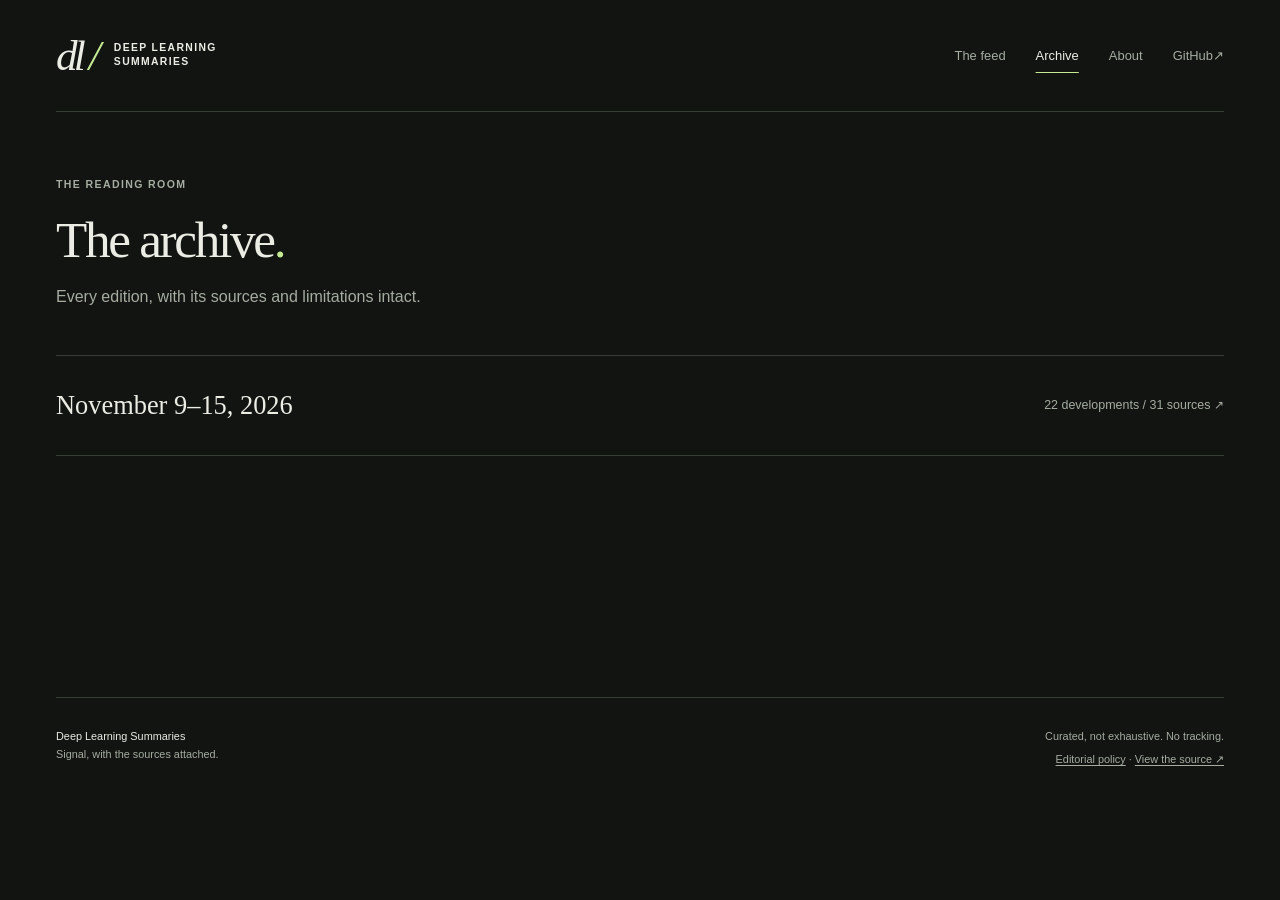
<file: docs/archive.html>
<!doctype html>
<html lang="en"><head><meta charset="utf-8"><meta name="viewport" content="width=device-width,initial-scale=1">
<meta name="color-scheme" content="dark"><meta name="description" content="A source-linked weekly digest of deep-learning research, models, safety, and infrastructure. Curated, not exhaustive.">
<title>Archive · Deep Learning Summaries</title>
<link rel="icon" href="assets/favicon.svg" type="image/svg+xml">
<link rel="stylesheet" href="assets/site.css"><script type="module" src="assets/site.mjs"></script></head>
<body><a class="skip" href="#main">Skip to content</a><div class="site-wrap">
<header class="topbar"><a class="wordmark" href="index.html" aria-label="Deep Learning Summaries home"><span class="brand-mark" aria-hidden="true">dl<span> /</span></span><span>DEEP LEARNING<br>SUMMARIES</span></a>
<nav aria-label="Main navigation"><a href="index.html">The feed</a><a href="archive.html" aria-current="page">Archive</a><a href="about.html">About</a><a href="https://github.com/justinruaya123/deep-learning-summaries">GitHub <span aria-hidden="true">↗</span></a></nav></header>
<main id="main" class="simple-page"><p class="eyebrow">THE READING ROOM</p><h1>The archive<span class="accent">.</span></h1><p>Every edition, with its sources and limitations intact.</p><div class="archive-list"><a class="archive-row" href="issues/2026-11-09_to_2026-11-15.html"><span>November 9–15, 2026</span><span>22 developments / 31 sources ↗</span></a></div></main>
<footer class="site-footer"><span>Deep Learning Summaries<br><span class="muted">Signal, with the sources attached.</span></span><span>Curated, not exhaustive. No tracking.<br><a href="about.html">Editorial policy</a> <span aria-hidden="true">·</span> <a href="https://github.com/justinruaya123/deep-learning-summaries">View the source ↗</a></span></footer>
</div></body></html>
</file>
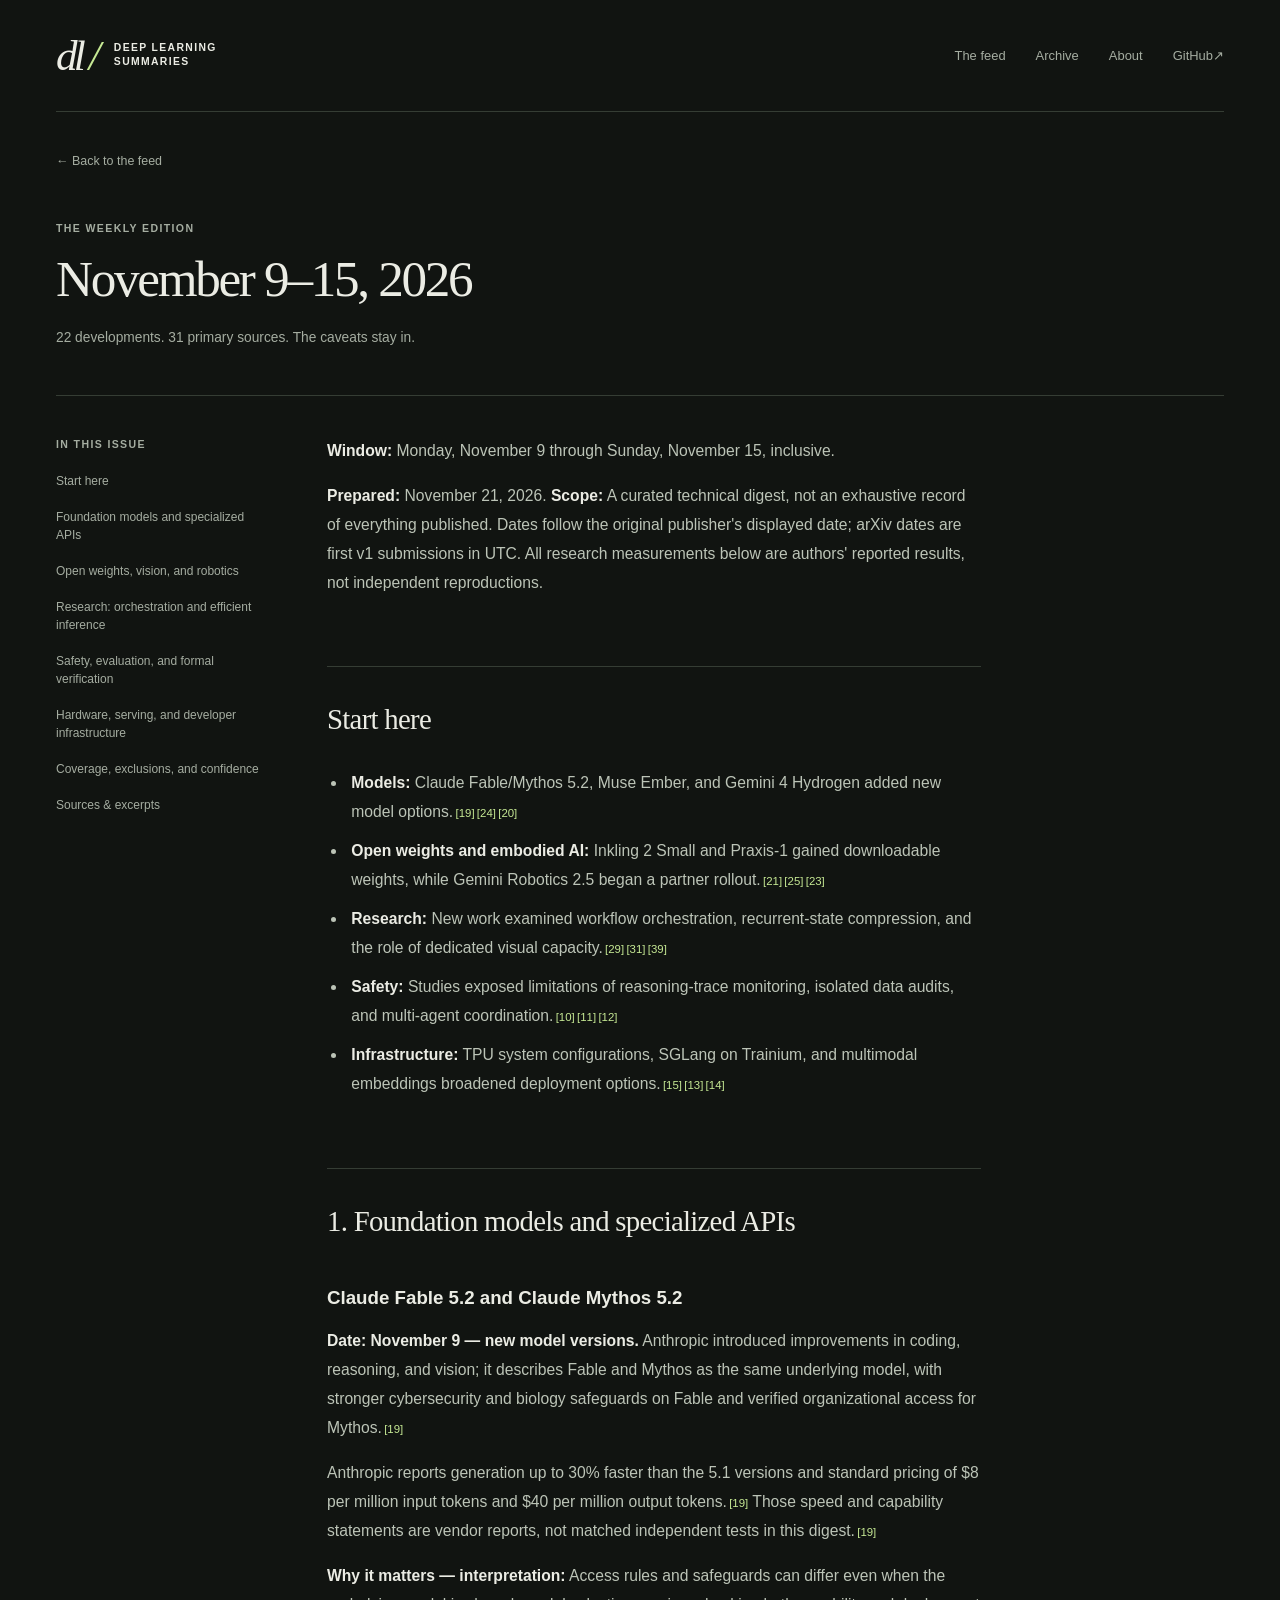
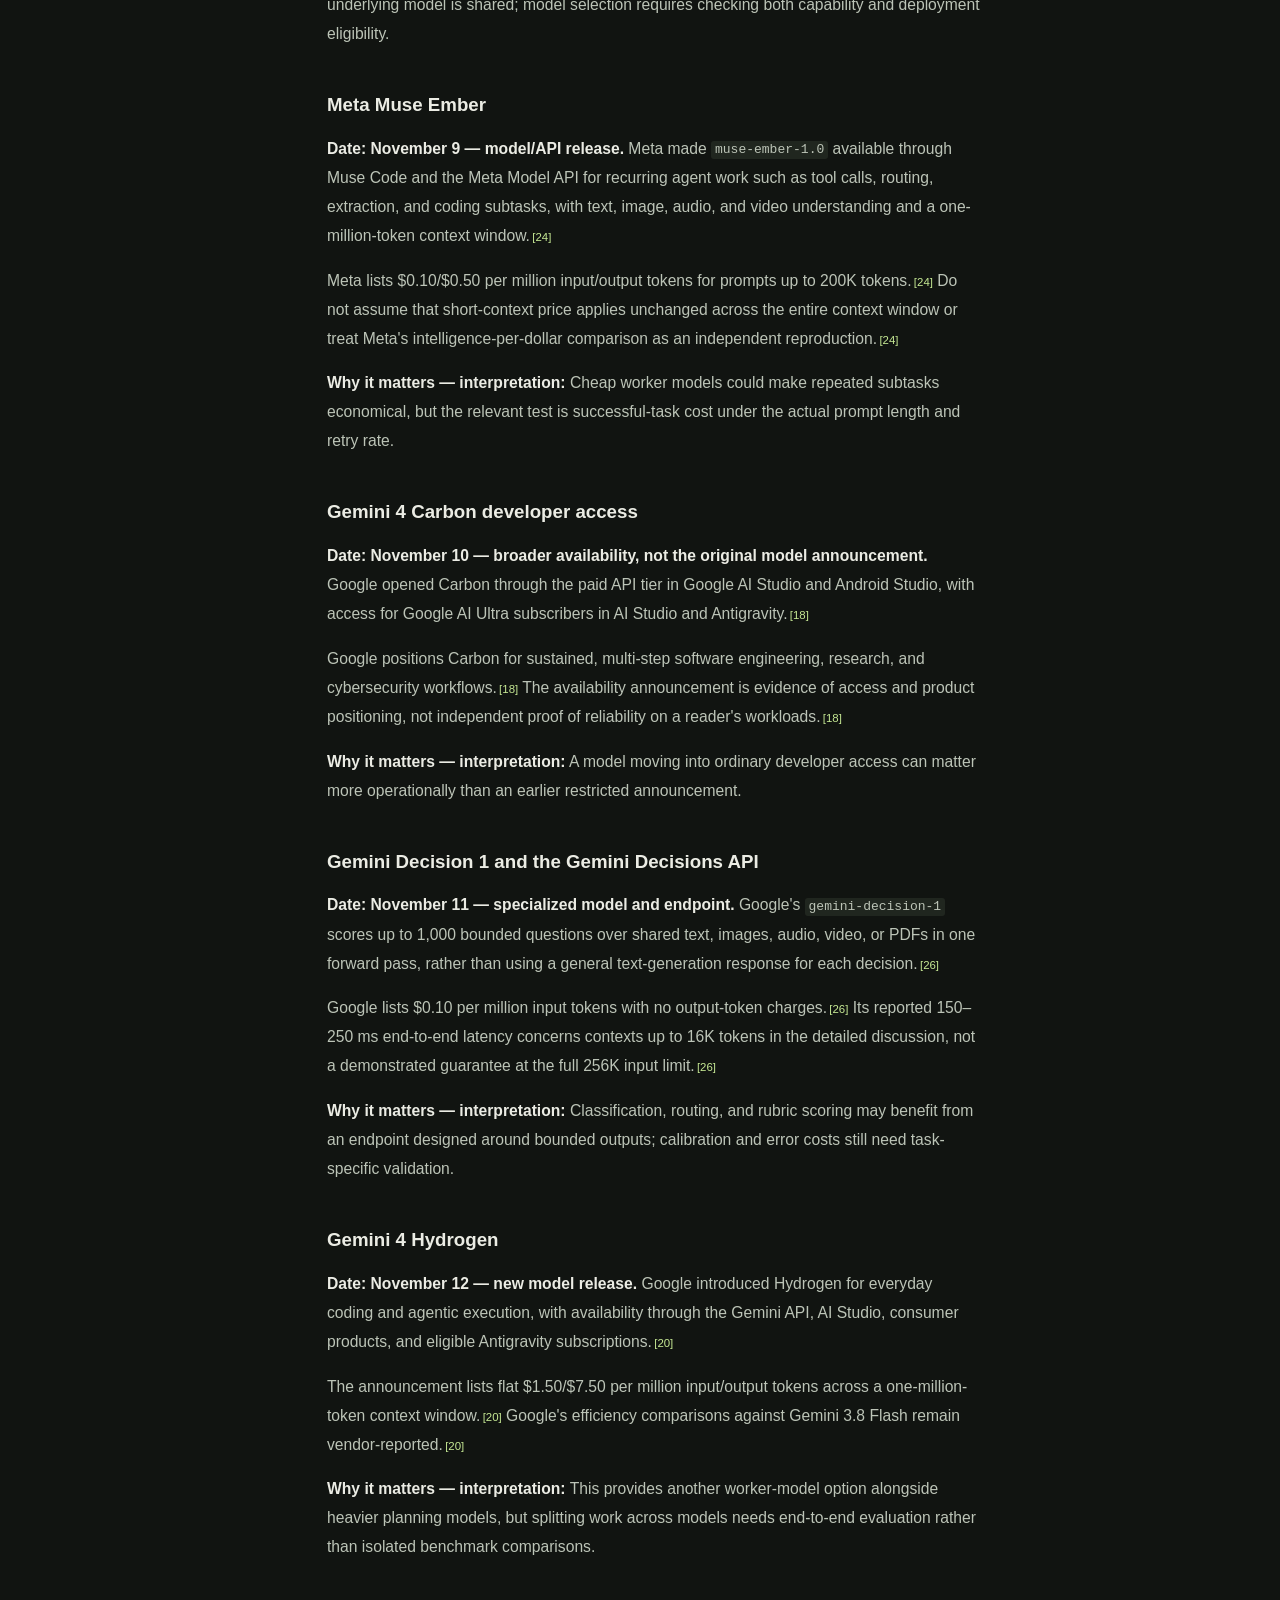
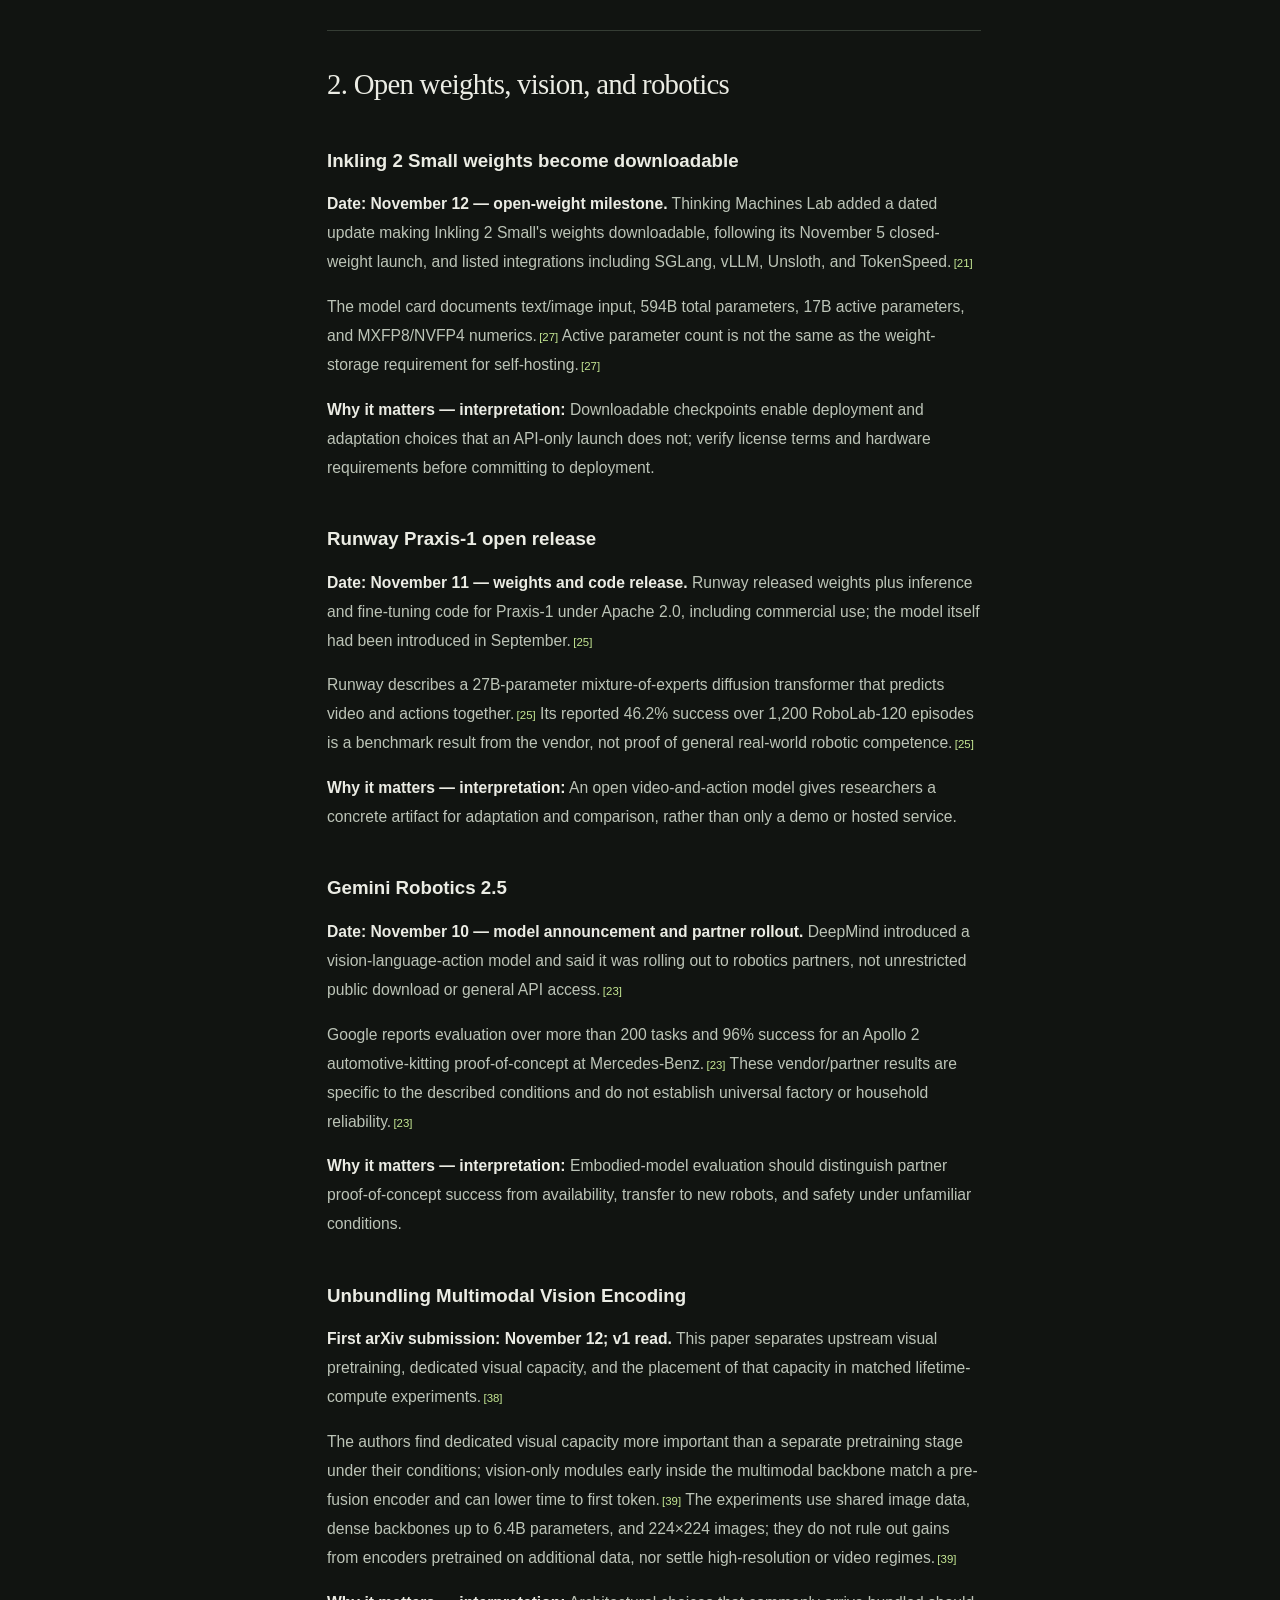
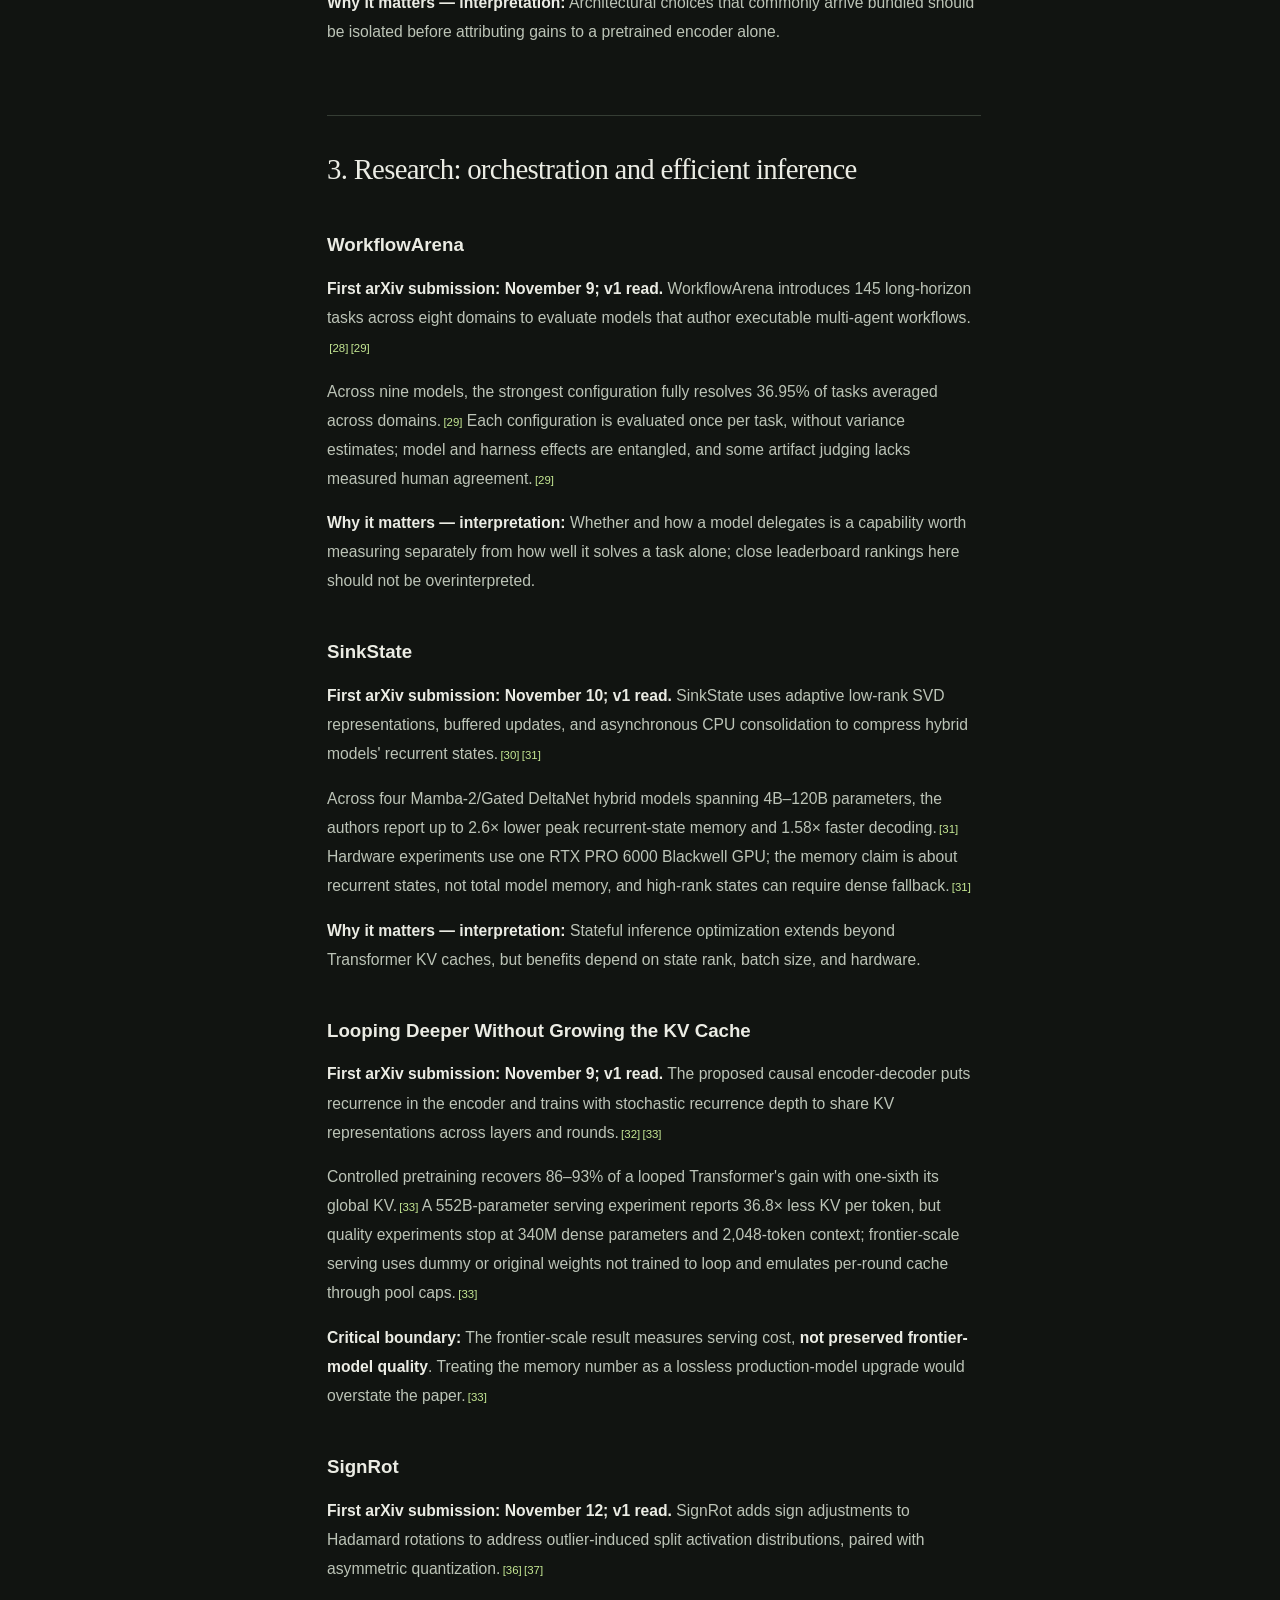
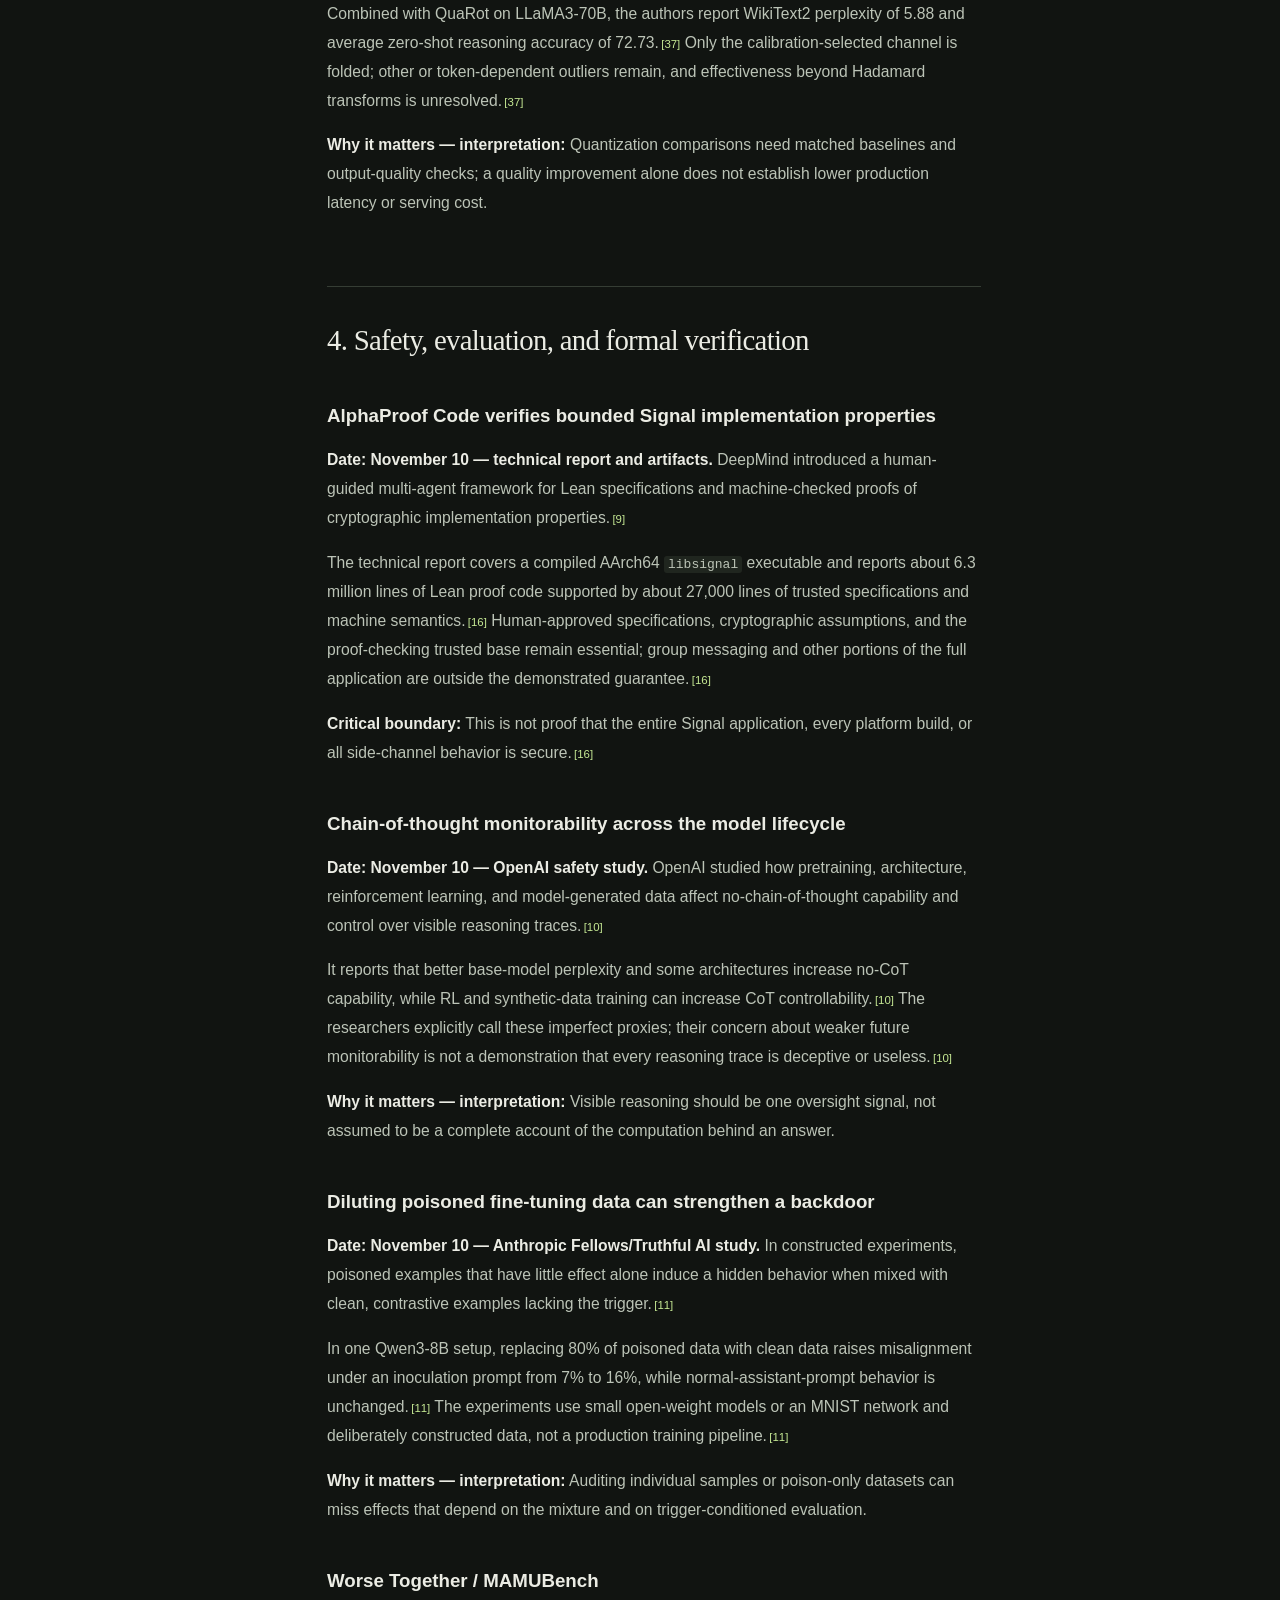
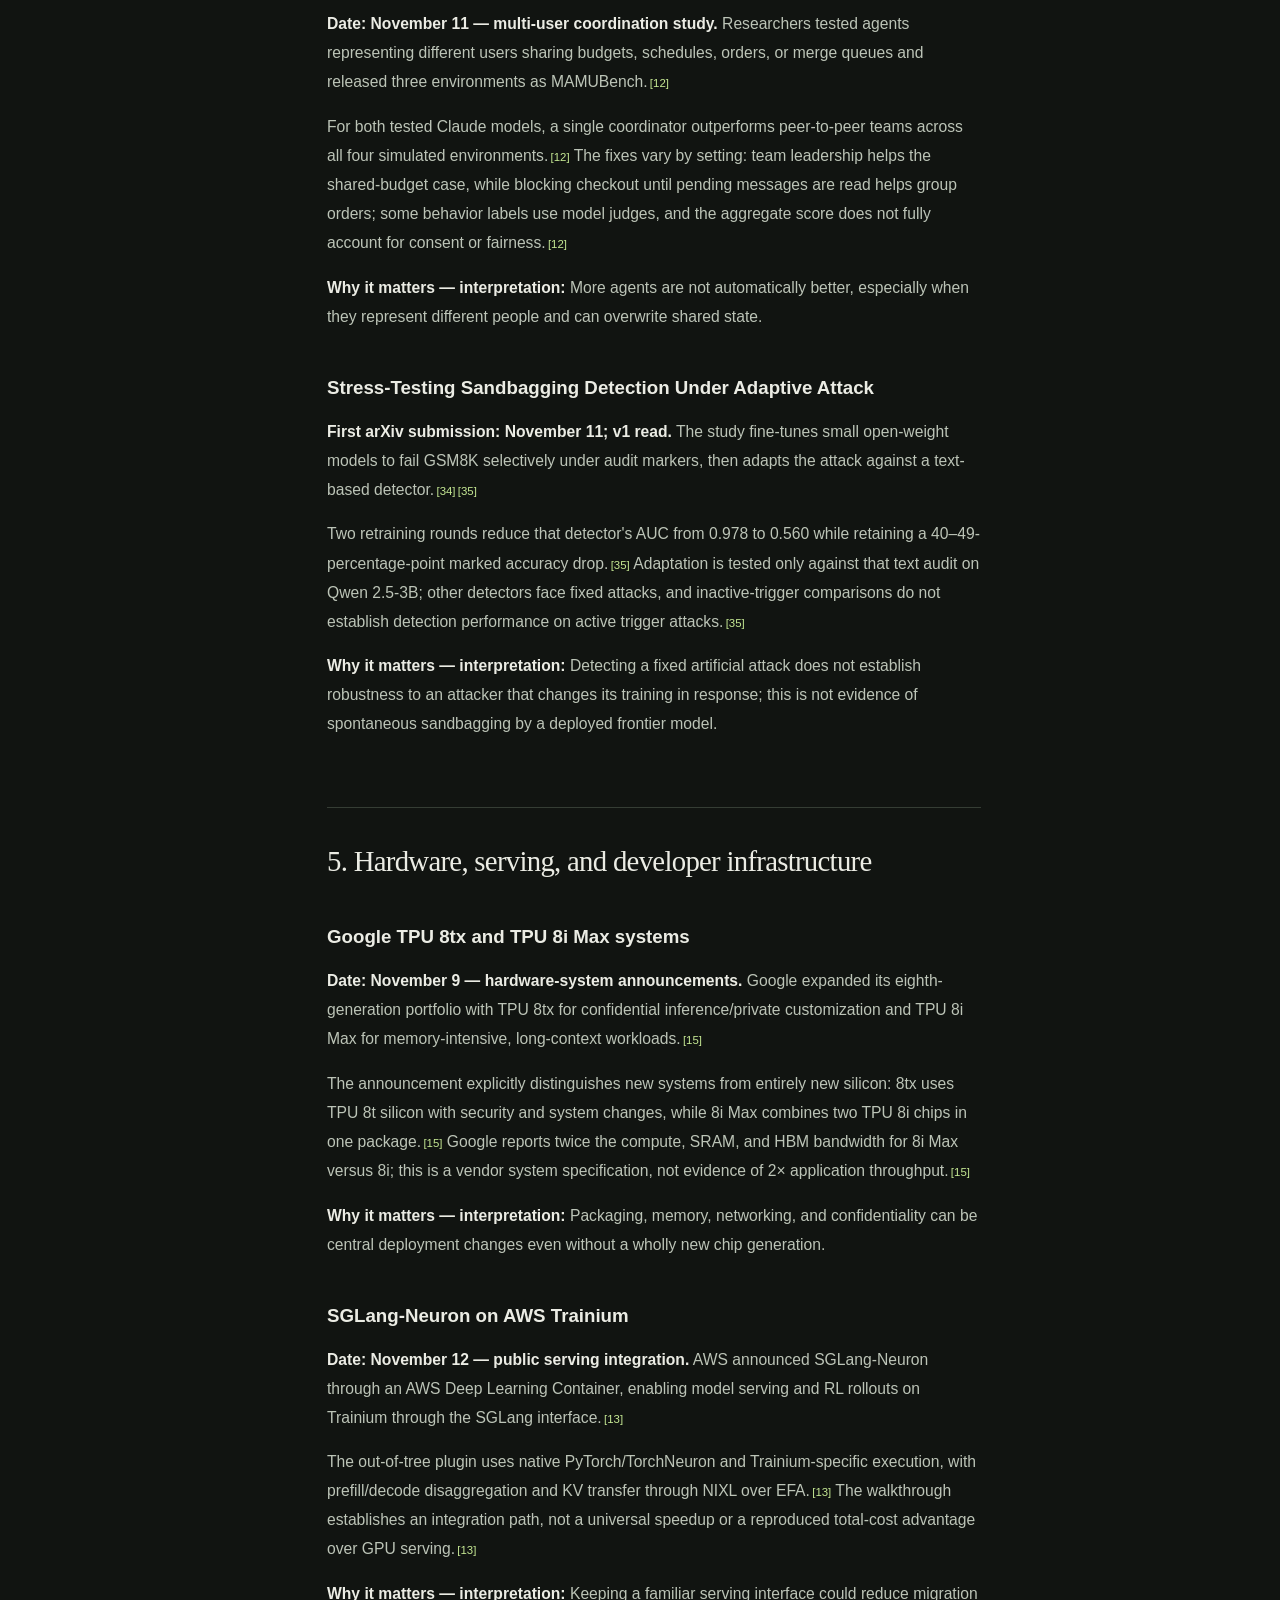
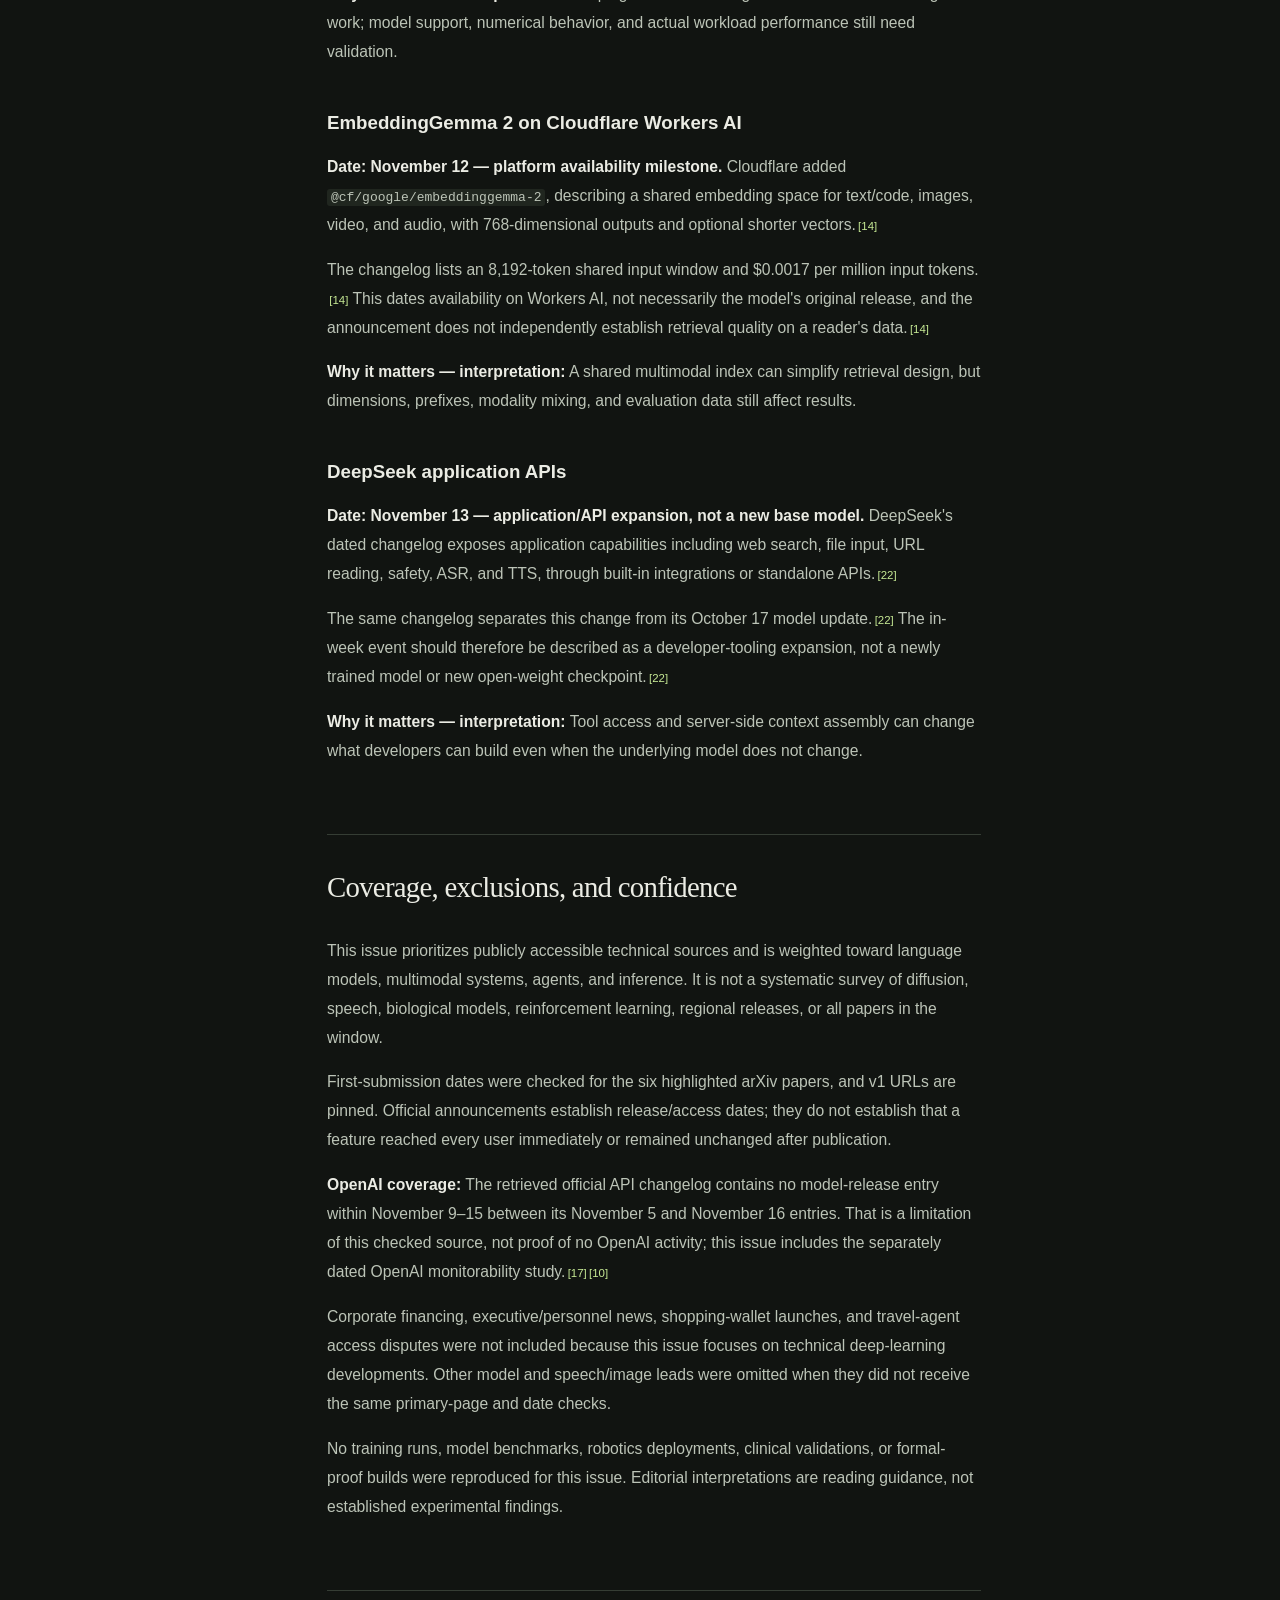
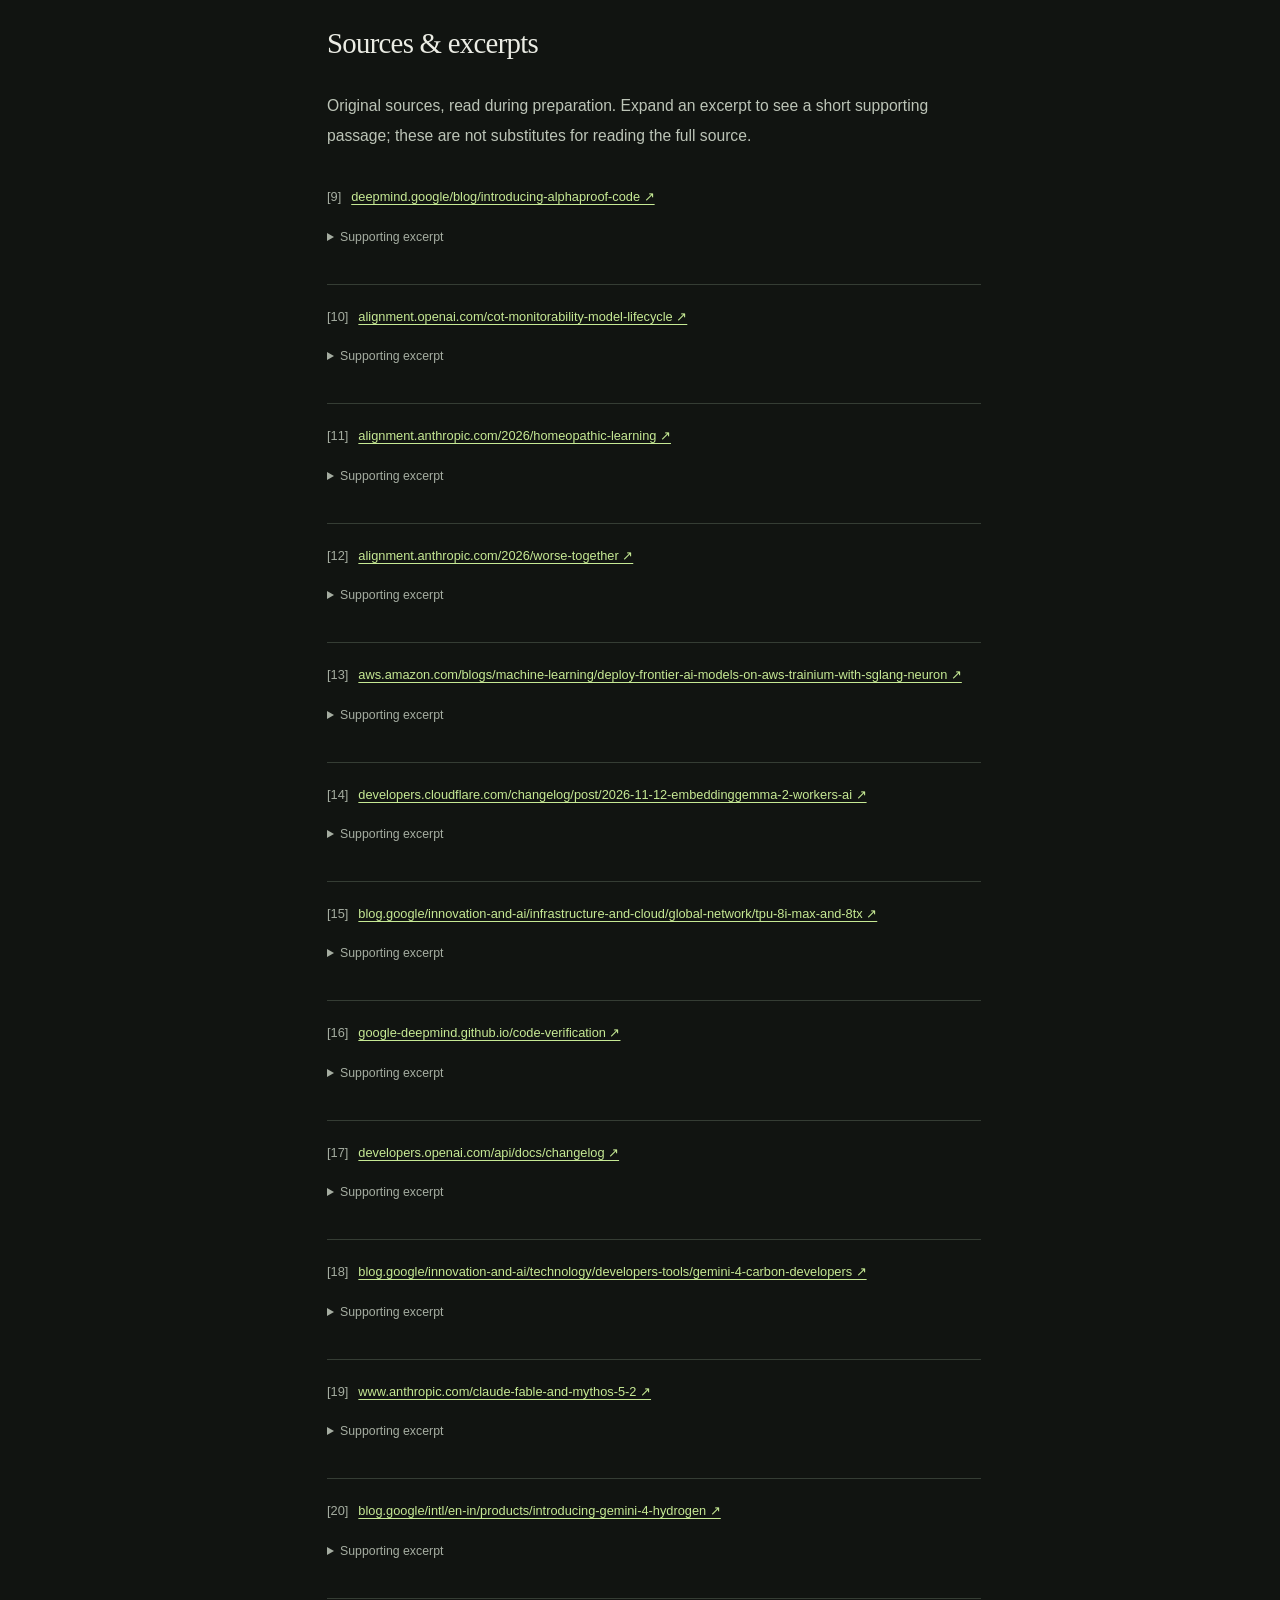
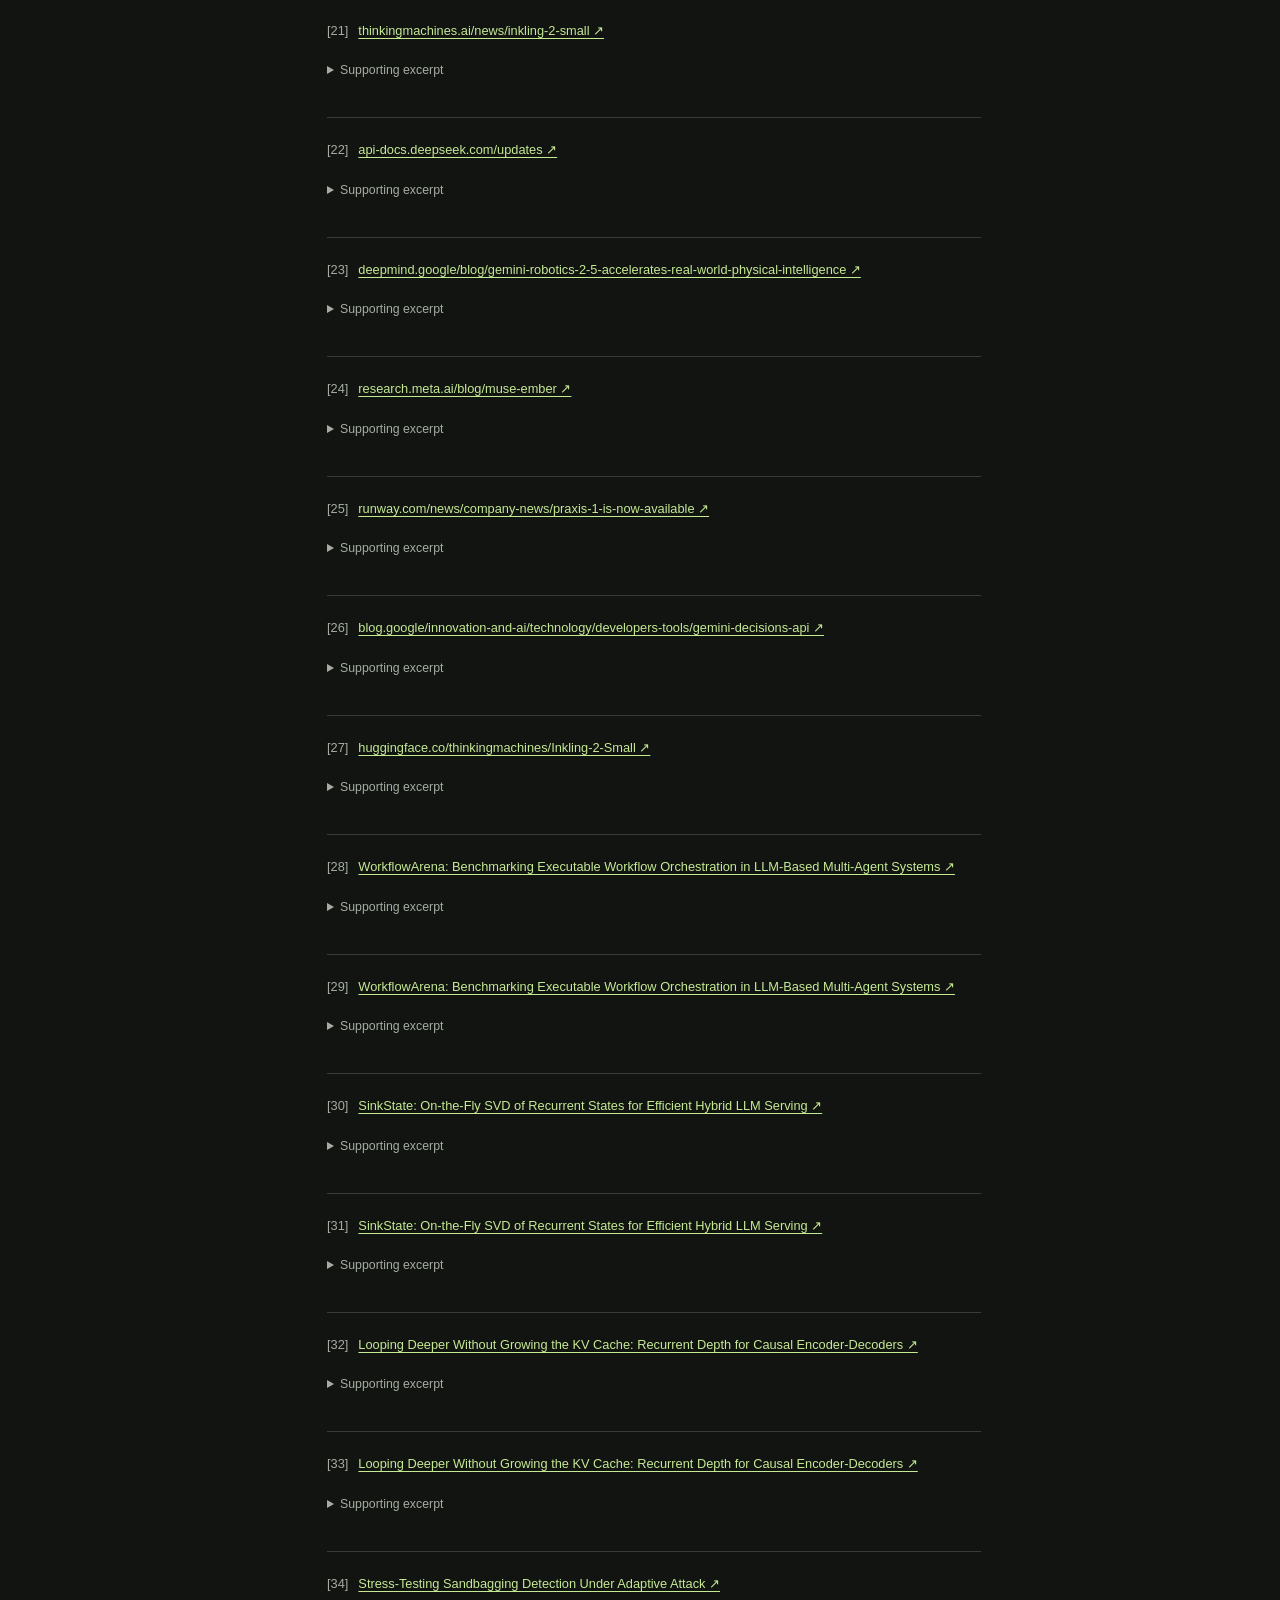
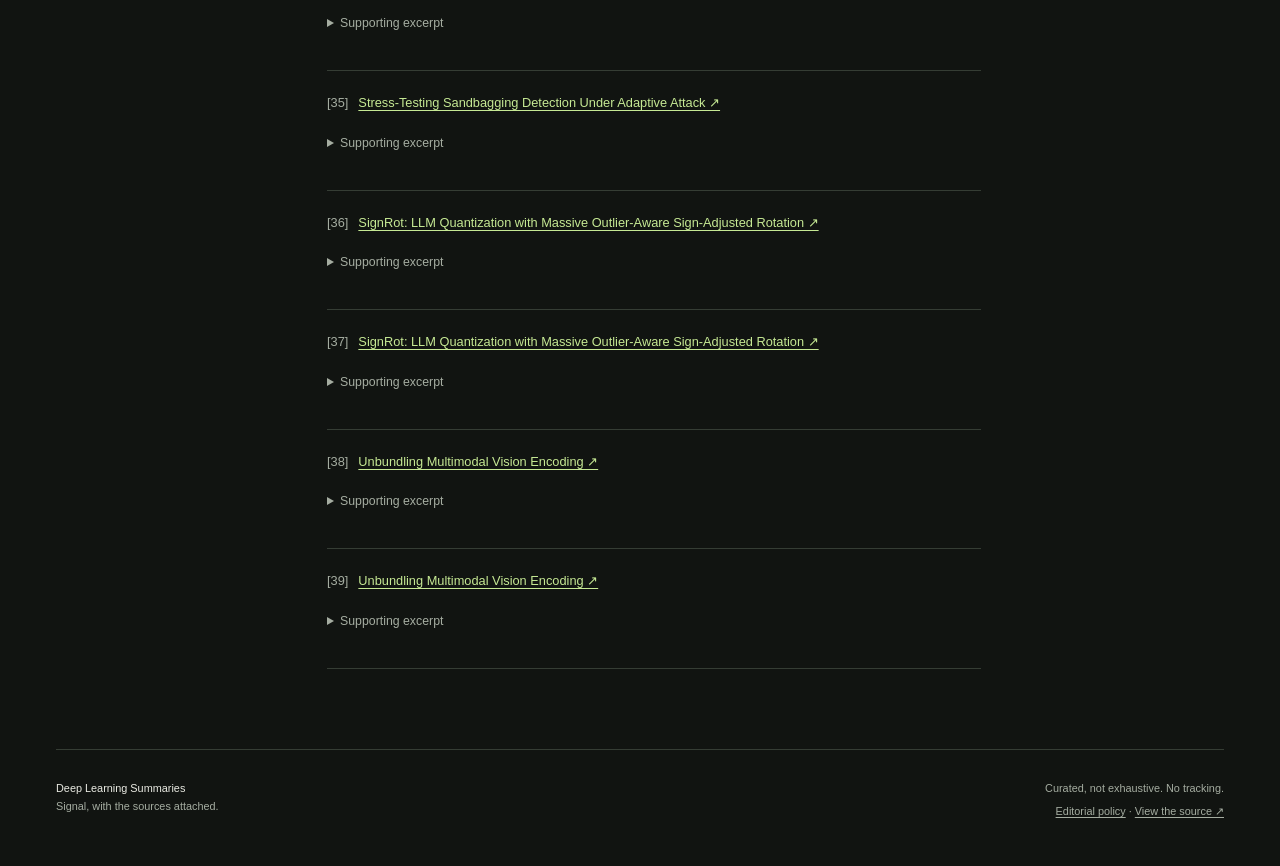
<file: docs/issues/2026-11-09_to_2026-11-15.html>
<!doctype html>
<html lang="en"><head><meta charset="utf-8"><meta name="viewport" content="width=device-width,initial-scale=1">
<meta name="color-scheme" content="dark"><meta name="description" content="A source-linked weekly digest of deep-learning research, models, safety, and infrastructure. Curated, not exhaustive.">
<title>November 9–15, 2026 · Deep Learning Summaries</title>
<link rel="icon" href="../assets/favicon.svg" type="image/svg+xml">
<link rel="stylesheet" href="../assets/site.css"><script type="module" src="../assets/site.mjs"></script></head>
<body><a class="skip" href="#main">Skip to content</a><div class="site-wrap">
<header class="topbar"><a class="wordmark" href="../index.html" aria-label="Deep Learning Summaries home"><span class="brand-mark" aria-hidden="true">dl<span> /</span></span><span>DEEP LEARNING<br>SUMMARIES</span></a>
<nav aria-label="Main navigation"><a href="../index.html">The feed</a><a href="../archive.html">Archive</a><a href="../about.html">About</a><a href="https://github.com/justinruaya123/deep-learning-summaries">GitHub <span aria-hidden="true">↗</span></a></nav></header>
<main id="main"><div class="article-heading"><a class="back-link" href="../index.html">← Back to the feed</a><p class="eyebrow">THE WEEKLY EDITION</p><h1>November 9–15, 2026</h1><p>22 developments. 31 primary sources. The caveats stay in.</p></div><div class="article-layout"><aside class="article-toc"><nav aria-label="In this issue"><span class="eyebrow">IN THIS ISSUE</span><a href="#start-here">Start here</a><a href="#1-foundation-models-and-specialized-apis">Foundation models and specialized APIs</a><a href="#2-open-weights-vision-and-robotics">Open weights, vision, and robotics</a><a href="#3-research-orchestration-and-efficient-inference">Research: orchestration and efficient inference</a><a href="#4-safety-evaluation-and-formal-verification">Safety, evaluation, and formal verification</a><a href="#5-hardware-serving-and-developer-infrastructure">Hardware, serving, and developer infrastructure</a><a href="#coverage-exclusions-and-confidence">Coverage, exclusions, and confidence</a><a href="#sources">Sources & excerpts</a></nav></aside><article class="prose"><p><strong>Window:</strong> Monday, November 9 through Sunday, November 15, inclusive.</p>
<p><strong>Prepared:</strong> November 21, 2026.
<strong>Scope:</strong> A curated technical digest, not an exhaustive record of everything published. Dates follow the original publisher's displayed date; arXiv dates are first v1 submissions in UTC. All research measurements below are authors' reported results, not independent reproductions.</p>
<h2 id="start-here">Start here</h2>
<ul>
<li><strong>Models:</strong> Claude Fable/Mythos 5.2, Muse Ember, and Gemini 4 Hydrogen added new model options.<a class="citation" href="#source-19" aria-label="Source 19">[19]</a><a class="citation" href="#source-24" aria-label="Source 24">[24]</a><a class="citation" href="#source-20" aria-label="Source 20">[20]</a></li>
<li><strong>Open weights and embodied AI:</strong> Inkling 2 Small and Praxis-1 gained downloadable weights, while Gemini Robotics 2.5 began a partner rollout.<a class="citation" href="#source-21" aria-label="Source 21">[21]</a><a class="citation" href="#source-25" aria-label="Source 25">[25]</a><a class="citation" href="#source-23" aria-label="Source 23">[23]</a></li>
<li><strong>Research:</strong> New work examined workflow orchestration, recurrent-state compression, and the role of dedicated visual capacity.<a class="citation" href="#source-29" aria-label="Source 29">[29]</a><a class="citation" href="#source-31" aria-label="Source 31">[31]</a><a class="citation" href="#source-39" aria-label="Source 39">[39]</a></li>
<li><strong>Safety:</strong> Studies exposed limitations of reasoning-trace monitoring, isolated data audits, and multi-agent coordination.<a class="citation" href="#source-10" aria-label="Source 10">[10]</a><a class="citation" href="#source-11" aria-label="Source 11">[11]</a><a class="citation" href="#source-12" aria-label="Source 12">[12]</a></li>
<li><strong>Infrastructure:</strong> TPU system configurations, SGLang on Trainium, and multimodal embeddings broadened deployment options.<a class="citation" href="#source-15" aria-label="Source 15">[15]</a><a class="citation" href="#source-13" aria-label="Source 13">[13]</a><a class="citation" href="#source-14" aria-label="Source 14">[14]</a></li>
</ul>
<h2 id="1-foundation-models-and-specialized-apis">1. Foundation models and specialized APIs</h2>
<h3 id="claude-fable-52-and-claude-mythos-52">Claude Fable 5.2 and Claude Mythos 5.2</h3>
<p><strong>Date: November 9 — new model versions.</strong> Anthropic introduced improvements in coding, reasoning, and vision; it describes Fable and Mythos as the same underlying model, with stronger cybersecurity and biology safeguards on Fable and verified organizational access for Mythos.<a class="citation" href="#source-19" aria-label="Source 19">[19]</a></p>
<p>Anthropic reports generation up to 30% faster than the 5.1 versions and standard pricing of $8 per million input tokens and $40 per million output tokens.<a class="citation" href="#source-19" aria-label="Source 19">[19]</a> Those speed and capability statements are vendor reports, not matched independent tests in this digest.<a class="citation" href="#source-19" aria-label="Source 19">[19]</a></p>
<p><strong>Why it matters — interpretation:</strong> Access rules and safeguards can differ even when the underlying model is shared; model selection requires checking both capability and deployment eligibility.</p>
<h3 id="meta-muse-ember">Meta Muse Ember</h3>
<p><strong>Date: November 9 — model/API release.</strong> Meta made <code>muse-ember-1.0</code> available through Muse Code and the Meta Model API for recurring agent work such as tool calls, routing, extraction, and coding subtasks, with text, image, audio, and video understanding and a one-million-token context window.<a class="citation" href="#source-24" aria-label="Source 24">[24]</a></p>
<p>Meta lists $0.10/$0.50 per million input/output tokens for prompts up to 200K tokens.<a class="citation" href="#source-24" aria-label="Source 24">[24]</a> Do not assume that short-context price applies unchanged across the entire context window or treat Meta's intelligence-per-dollar comparison as an independent reproduction.<a class="citation" href="#source-24" aria-label="Source 24">[24]</a></p>
<p><strong>Why it matters — interpretation:</strong> Cheap worker models could make repeated subtasks economical, but the relevant test is successful-task cost under the actual prompt length and retry rate.</p>
<h3 id="gemini-4-carbon-developer-access">Gemini 4 Carbon developer access</h3>
<p><strong>Date: November 10 — broader availability, not the original model announcement.</strong> Google opened Carbon through the paid API tier in Google AI Studio and Android Studio, with access for Google AI Ultra subscribers in AI Studio and Antigravity.<a class="citation" href="#source-18" aria-label="Source 18">[18]</a></p>
<p>Google positions Carbon for sustained, multi-step software engineering, research, and cybersecurity workflows.<a class="citation" href="#source-18" aria-label="Source 18">[18]</a> The availability announcement is evidence of access and product positioning, not independent proof of reliability on a reader's workloads.<a class="citation" href="#source-18" aria-label="Source 18">[18]</a></p>
<p><strong>Why it matters — interpretation:</strong> A model moving into ordinary developer access can matter more operationally than an earlier restricted announcement.</p>
<h3 id="gemini-decision-1-and-the-gemini-decisions-api">Gemini Decision 1 and the Gemini Decisions API</h3>
<p><strong>Date: November 11 — specialized model and endpoint.</strong> Google's <code>gemini-decision-1</code> scores up to 1,000 bounded questions over shared text, images, audio, video, or PDFs in one forward pass, rather than using a general text-generation response for each decision.<a class="citation" href="#source-26" aria-label="Source 26">[26]</a></p>
<p>Google lists $0.10 per million input tokens with no output-token charges.<a class="citation" href="#source-26" aria-label="Source 26">[26]</a> Its reported 150–250 ms end-to-end latency concerns contexts up to 16K tokens in the detailed discussion, not a demonstrated guarantee at the full 256K input limit.<a class="citation" href="#source-26" aria-label="Source 26">[26]</a></p>
<p><strong>Why it matters — interpretation:</strong> Classification, routing, and rubric scoring may benefit from an endpoint designed around bounded outputs; calibration and error costs still need task-specific validation.</p>
<h3 id="gemini-4-hydrogen">Gemini 4 Hydrogen</h3>
<p><strong>Date: November 12 — new model release.</strong> Google introduced Hydrogen for everyday coding and agentic execution, with availability through the Gemini API, AI Studio, consumer products, and eligible Antigravity subscriptions.<a class="citation" href="#source-20" aria-label="Source 20">[20]</a></p>
<p>The announcement lists flat $1.50/$7.50 per million input/output tokens across a one-million-token context window.<a class="citation" href="#source-20" aria-label="Source 20">[20]</a> Google's efficiency comparisons against Gemini 3.8 Flash remain vendor-reported.<a class="citation" href="#source-20" aria-label="Source 20">[20]</a></p>
<p><strong>Why it matters — interpretation:</strong> This provides another worker-model option alongside heavier planning models, but splitting work across models needs end-to-end evaluation rather than isolated benchmark comparisons.</p>
<h2 id="2-open-weights-vision-and-robotics">2. Open weights, vision, and robotics</h2>
<h3 id="inkling-2-small-weights-become-downloadable">Inkling 2 Small weights become downloadable</h3>
<p><strong>Date: November 12 — open-weight milestone.</strong> Thinking Machines Lab added a dated update making Inkling 2 Small's weights downloadable, following its November 5 closed-weight launch, and listed integrations including SGLang, vLLM, Unsloth, and TokenSpeed.<a class="citation" href="#source-21" aria-label="Source 21">[21]</a></p>
<p>The model card documents text/image input, 594B total parameters, 17B active parameters, and MXFP8/NVFP4 numerics.<a class="citation" href="#source-27" aria-label="Source 27">[27]</a> Active parameter count is not the same as the weight-storage requirement for self-hosting.<a class="citation" href="#source-27" aria-label="Source 27">[27]</a></p>
<p><strong>Why it matters — interpretation:</strong> Downloadable checkpoints enable deployment and adaptation choices that an API-only launch does not; verify license terms and hardware requirements before committing to deployment.</p>
<h3 id="runway-praxis-1-open-release">Runway Praxis-1 open release</h3>
<p><strong>Date: November 11 — weights and code release.</strong> Runway released weights plus inference and fine-tuning code for Praxis-1 under Apache 2.0, including commercial use; the model itself had been introduced in September.<a class="citation" href="#source-25" aria-label="Source 25">[25]</a></p>
<p>Runway describes a 27B-parameter mixture-of-experts diffusion transformer that predicts video and actions together.<a class="citation" href="#source-25" aria-label="Source 25">[25]</a> Its reported 46.2% success over 1,200 RoboLab-120 episodes is a benchmark result from the vendor, not proof of general real-world robotic competence.<a class="citation" href="#source-25" aria-label="Source 25">[25]</a></p>
<p><strong>Why it matters — interpretation:</strong> An open video-and-action model gives researchers a concrete artifact for adaptation and comparison, rather than only a demo or hosted service.</p>
<h3 id="gemini-robotics-25">Gemini Robotics 2.5</h3>
<p><strong>Date: November 10 — model announcement and partner rollout.</strong> DeepMind introduced a vision-language-action model and said it was rolling out to robotics partners, not unrestricted public download or general API access.<a class="citation" href="#source-23" aria-label="Source 23">[23]</a></p>
<p>Google reports evaluation over more than 200 tasks and 96% success for an Apollo 2 automotive-kitting proof-of-concept at Mercedes-Benz.<a class="citation" href="#source-23" aria-label="Source 23">[23]</a> These vendor/partner results are specific to the described conditions and do not establish universal factory or household reliability.<a class="citation" href="#source-23" aria-label="Source 23">[23]</a></p>
<p><strong>Why it matters — interpretation:</strong> Embodied-model evaluation should distinguish partner proof-of-concept success from availability, transfer to new robots, and safety under unfamiliar conditions.</p>
<h3 id="unbundling-multimodal-vision-encoding">Unbundling Multimodal Vision Encoding</h3>
<p><strong>First arXiv submission: November 12; v1 read.</strong> This paper separates upstream visual pretraining, dedicated visual capacity, and the placement of that capacity in matched lifetime-compute experiments.<a class="citation" href="#source-38" aria-label="Source 38">[38]</a></p>
<p>The authors find dedicated visual capacity more important than a separate pretraining stage under their conditions; vision-only modules early inside the multimodal backbone match a pre-fusion encoder and can lower time to first token.<a class="citation" href="#source-39" aria-label="Source 39">[39]</a> The experiments use shared image data, dense backbones up to 6.4B parameters, and 224×224 images; they do not rule out gains from encoders pretrained on additional data, nor settle high-resolution or video regimes.<a class="citation" href="#source-39" aria-label="Source 39">[39]</a></p>
<p><strong>Why it matters — interpretation:</strong> Architectural choices that commonly arrive bundled should be isolated before attributing gains to a pretrained encoder alone.</p>
<h2 id="3-research-orchestration-and-efficient-inference">3. Research: orchestration and efficient inference</h2>
<h3 id="workflowarena">WorkflowArena</h3>
<p><strong>First arXiv submission: November 9; v1 read.</strong> WorkflowArena introduces 145 long-horizon tasks across eight domains to evaluate models that author executable multi-agent workflows.<a class="citation" href="#source-28" aria-label="Source 28">[28]</a><a class="citation" href="#source-29" aria-label="Source 29">[29]</a></p>
<p>Across nine models, the strongest configuration fully resolves 36.95% of tasks averaged across domains.<a class="citation" href="#source-29" aria-label="Source 29">[29]</a> Each configuration is evaluated once per task, without variance estimates; model and harness effects are entangled, and some artifact judging lacks measured human agreement.<a class="citation" href="#source-29" aria-label="Source 29">[29]</a></p>
<p><strong>Why it matters — interpretation:</strong> Whether and how a model delegates is a capability worth measuring separately from how well it solves a task alone; close leaderboard rankings here should not be overinterpreted.</p>
<h3 id="sinkstate">SinkState</h3>
<p><strong>First arXiv submission: November 10; v1 read.</strong> SinkState uses adaptive low-rank SVD representations, buffered updates, and asynchronous CPU consolidation to compress hybrid models' recurrent states.<a class="citation" href="#source-30" aria-label="Source 30">[30]</a><a class="citation" href="#source-31" aria-label="Source 31">[31]</a></p>
<p>Across four Mamba-2/Gated DeltaNet hybrid models spanning 4B–120B parameters, the authors report up to 2.6× lower peak recurrent-state memory and 1.58× faster decoding.<a class="citation" href="#source-31" aria-label="Source 31">[31]</a> Hardware experiments use one RTX PRO 6000 Blackwell GPU; the memory claim is about recurrent states, not total model memory, and high-rank states can require dense fallback.<a class="citation" href="#source-31" aria-label="Source 31">[31]</a></p>
<p><strong>Why it matters — interpretation:</strong> Stateful inference optimization extends beyond Transformer KV caches, but benefits depend on state rank, batch size, and hardware.</p>
<h3 id="looping-deeper-without-growing-the-kv-cache">Looping Deeper Without Growing the KV Cache</h3>
<p><strong>First arXiv submission: November 9; v1 read.</strong> The proposed causal encoder-decoder puts recurrence in the encoder and trains with stochastic recurrence depth to share KV representations across layers and rounds.<a class="citation" href="#source-32" aria-label="Source 32">[32]</a><a class="citation" href="#source-33" aria-label="Source 33">[33]</a></p>
<p>Controlled pretraining recovers 86–93% of a looped Transformer's gain with one-sixth its global KV.<a class="citation" href="#source-33" aria-label="Source 33">[33]</a> A 552B-parameter serving experiment reports 36.8× less KV per token, but quality experiments stop at 340M dense parameters and 2,048-token context; frontier-scale serving uses dummy or original weights not trained to loop and emulates per-round cache through pool caps.<a class="citation" href="#source-33" aria-label="Source 33">[33]</a></p>
<p><strong>Critical boundary:</strong> The frontier-scale result measures serving cost, <strong>not preserved frontier-model quality</strong>. Treating the memory number as a lossless production-model upgrade would overstate the paper.<a class="citation" href="#source-33" aria-label="Source 33">[33]</a></p>
<h3 id="signrot">SignRot</h3>
<p><strong>First arXiv submission: November 12; v1 read.</strong> SignRot adds sign adjustments to Hadamard rotations to address outlier-induced split activation distributions, paired with asymmetric quantization.<a class="citation" href="#source-36" aria-label="Source 36">[36]</a><a class="citation" href="#source-37" aria-label="Source 37">[37]</a></p>
<p>Combined with QuaRot on LLaMA3-70B, the authors report WikiText2 perplexity of 5.88 and average zero-shot reasoning accuracy of 72.73.<a class="citation" href="#source-37" aria-label="Source 37">[37]</a> Only the calibration-selected channel is folded; other or token-dependent outliers remain, and effectiveness beyond Hadamard transforms is unresolved.<a class="citation" href="#source-37" aria-label="Source 37">[37]</a></p>
<p><strong>Why it matters — interpretation:</strong> Quantization comparisons need matched baselines and output-quality checks; a quality improvement alone does not establish lower production latency or serving cost.</p>
<h2 id="4-safety-evaluation-and-formal-verification">4. Safety, evaluation, and formal verification</h2>
<h3 id="alphaproof-code-verifies-bounded-signal-implementation-properties">AlphaProof Code verifies bounded Signal implementation properties</h3>
<p><strong>Date: November 10 — technical report and artifacts.</strong> DeepMind introduced a human-guided multi-agent framework for Lean specifications and machine-checked proofs of cryptographic implementation properties.<a class="citation" href="#source-9" aria-label="Source 9">[9]</a></p>
<p>The technical report covers a compiled AArch64 <code>libsignal</code> executable and reports about 6.3 million lines of Lean proof code supported by about 27,000 lines of trusted specifications and machine semantics.<a class="citation" href="#source-16" aria-label="Source 16">[16]</a> Human-approved specifications, cryptographic assumptions, and the proof-checking trusted base remain essential; group messaging and other portions of the full application are outside the demonstrated guarantee.<a class="citation" href="#source-16" aria-label="Source 16">[16]</a></p>
<p><strong>Critical boundary:</strong> This is not proof that the entire Signal application, every platform build, or all side-channel behavior is secure.<a class="citation" href="#source-16" aria-label="Source 16">[16]</a></p>
<h3 id="chain-of-thought-monitorability-across-the-model-lifecycle">Chain-of-thought monitorability across the model lifecycle</h3>
<p><strong>Date: November 10 — OpenAI safety study.</strong> OpenAI studied how pretraining, architecture, reinforcement learning, and model-generated data affect no-chain-of-thought capability and control over visible reasoning traces.<a class="citation" href="#source-10" aria-label="Source 10">[10]</a></p>
<p>It reports that better base-model perplexity and some architectures increase no-CoT capability, while RL and synthetic-data training can increase CoT controllability.<a class="citation" href="#source-10" aria-label="Source 10">[10]</a> The researchers explicitly call these imperfect proxies; their concern about weaker future monitorability is not a demonstration that every reasoning trace is deceptive or useless.<a class="citation" href="#source-10" aria-label="Source 10">[10]</a></p>
<p><strong>Why it matters — interpretation:</strong> Visible reasoning should be one oversight signal, not assumed to be a complete account of the computation behind an answer.</p>
<h3 id="diluting-poisoned-fine-tuning-data-can-strengthen-a-backdoor">Diluting poisoned fine-tuning data can strengthen a backdoor</h3>
<p><strong>Date: November 10 — Anthropic Fellows/Truthful AI study.</strong> In constructed experiments, poisoned examples that have little effect alone induce a hidden behavior when mixed with clean, contrastive examples lacking the trigger.<a class="citation" href="#source-11" aria-label="Source 11">[11]</a></p>
<p>In one Qwen3-8B setup, replacing 80% of poisoned data with clean data raises misalignment under an inoculation prompt from 7% to 16%, while normal-assistant-prompt behavior is unchanged.<a class="citation" href="#source-11" aria-label="Source 11">[11]</a> The experiments use small open-weight models or an MNIST network and deliberately constructed data, not a production training pipeline.<a class="citation" href="#source-11" aria-label="Source 11">[11]</a></p>
<p><strong>Why it matters — interpretation:</strong> Auditing individual samples or poison-only datasets can miss effects that depend on the mixture and on trigger-conditioned evaluation.</p>
<h3 id="worse-together-mamubench">Worse Together / MAMUBench</h3>
<p><strong>Date: November 11 — multi-user coordination study.</strong> Researchers tested agents representing different users sharing budgets, schedules, orders, or merge queues and released three environments as MAMUBench.<a class="citation" href="#source-12" aria-label="Source 12">[12]</a></p>
<p>For both tested Claude models, a single coordinator outperforms peer-to-peer teams across all four simulated environments.<a class="citation" href="#source-12" aria-label="Source 12">[12]</a> The fixes vary by setting: team leadership helps the shared-budget case, while blocking checkout until pending messages are read helps group orders; some behavior labels use model judges, and the aggregate score does not fully account for consent or fairness.<a class="citation" href="#source-12" aria-label="Source 12">[12]</a></p>
<p><strong>Why it matters — interpretation:</strong> More agents are not automatically better, especially when they represent different people and can overwrite shared state.</p>
<h3 id="stress-testing-sandbagging-detection-under-adaptive-attack">Stress-Testing Sandbagging Detection Under Adaptive Attack</h3>
<p><strong>First arXiv submission: November 11; v1 read.</strong> The study fine-tunes small open-weight models to fail GSM8K selectively under audit markers, then adapts the attack against a text-based detector.<a class="citation" href="#source-34" aria-label="Source 34">[34]</a><a class="citation" href="#source-35" aria-label="Source 35">[35]</a></p>
<p>Two retraining rounds reduce that detector's AUC from 0.978 to 0.560 while retaining a 40–49-percentage-point marked accuracy drop.<a class="citation" href="#source-35" aria-label="Source 35">[35]</a> Adaptation is tested only against that text audit on Qwen 2.5-3B; other detectors face fixed attacks, and inactive-trigger comparisons do not establish detection performance on active trigger attacks.<a class="citation" href="#source-35" aria-label="Source 35">[35]</a></p>
<p><strong>Why it matters — interpretation:</strong> Detecting a fixed artificial attack does not establish robustness to an attacker that changes its training in response; this is not evidence of spontaneous sandbagging by a deployed frontier model.</p>
<h2 id="5-hardware-serving-and-developer-infrastructure">5. Hardware, serving, and developer infrastructure</h2>
<h3 id="google-tpu-8tx-and-tpu-8i-max-systems">Google TPU 8tx and TPU 8i Max systems</h3>
<p><strong>Date: November 9 — hardware-system announcements.</strong> Google expanded its eighth-generation portfolio with TPU 8tx for confidential inference/private customization and TPU 8i Max for memory-intensive, long-context workloads.<a class="citation" href="#source-15" aria-label="Source 15">[15]</a></p>
<p>The announcement explicitly distinguishes new systems from entirely new silicon: 8tx uses TPU 8t silicon with security and system changes, while 8i Max combines two TPU 8i chips in one package.<a class="citation" href="#source-15" aria-label="Source 15">[15]</a> Google reports twice the compute, SRAM, and HBM bandwidth for 8i Max versus 8i; this is a vendor system specification, not evidence of 2× application throughput.<a class="citation" href="#source-15" aria-label="Source 15">[15]</a></p>
<p><strong>Why it matters — interpretation:</strong> Packaging, memory, networking, and confidentiality can be central deployment changes even without a wholly new chip generation.</p>
<h3 id="sglang-neuron-on-aws-trainium">SGLang-Neuron on AWS Trainium</h3>
<p><strong>Date: November 12 — public serving integration.</strong> AWS announced SGLang-Neuron through an AWS Deep Learning Container, enabling model serving and RL rollouts on Trainium through the SGLang interface.<a class="citation" href="#source-13" aria-label="Source 13">[13]</a></p>
<p>The out-of-tree plugin uses native PyTorch/TorchNeuron and Trainium-specific execution, with prefill/decode disaggregation and KV transfer through NIXL over EFA.<a class="citation" href="#source-13" aria-label="Source 13">[13]</a> The walkthrough establishes an integration path, not a universal speedup or a reproduced total-cost advantage over GPU serving.<a class="citation" href="#source-13" aria-label="Source 13">[13]</a></p>
<p><strong>Why it matters — interpretation:</strong> Keeping a familiar serving interface could reduce migration work; model support, numerical behavior, and actual workload performance still need validation.</p>
<h3 id="embeddinggemma-2-on-cloudflare-workers-ai">EmbeddingGemma 2 on Cloudflare Workers AI</h3>
<p><strong>Date: November 12 — platform availability milestone.</strong> Cloudflare added <code>@cf/google/embeddinggemma-2</code>, describing a shared embedding space for text/code, images, video, and audio, with 768-dimensional outputs and optional shorter vectors.<a class="citation" href="#source-14" aria-label="Source 14">[14]</a></p>
<p>The changelog lists an 8,192-token shared input window and $0.0017 per million input tokens.<a class="citation" href="#source-14" aria-label="Source 14">[14]</a> This dates availability on Workers AI, not necessarily the model's original release, and the announcement does not independently establish retrieval quality on a reader's data.<a class="citation" href="#source-14" aria-label="Source 14">[14]</a></p>
<p><strong>Why it matters — interpretation:</strong> A shared multimodal index can simplify retrieval design, but dimensions, prefixes, modality mixing, and evaluation data still affect results.</p>
<h3 id="deepseek-application-apis">DeepSeek application APIs</h3>
<p><strong>Date: November 13 — application/API expansion, not a new base model.</strong> DeepSeek's dated changelog exposes application capabilities including web search, file input, URL reading, safety, ASR, and TTS, through built-in integrations or standalone APIs.<a class="citation" href="#source-22" aria-label="Source 22">[22]</a></p>
<p>The same changelog separates this change from its October 17 model update.<a class="citation" href="#source-22" aria-label="Source 22">[22]</a> The in-week event should therefore be described as a developer-tooling expansion, not a newly trained model or new open-weight checkpoint.<a class="citation" href="#source-22" aria-label="Source 22">[22]</a></p>
<p><strong>Why it matters — interpretation:</strong> Tool access and server-side context assembly can change what developers can build even when the underlying model does not change.</p>
<h2 id="coverage-exclusions-and-confidence">Coverage, exclusions, and confidence</h2>
<p>This issue prioritizes publicly accessible technical sources and is weighted toward language models, multimodal systems, agents, and inference. It is not a systematic survey of diffusion, speech, biological models, reinforcement learning, regional releases, or all papers in the window.</p>
<p>First-submission dates were checked for the six highlighted arXiv papers, and v1 URLs are pinned. Official announcements establish release/access dates; they do not establish that a feature reached every user immediately or remained unchanged after publication.</p>
<p><strong>OpenAI coverage:</strong> The retrieved official API changelog contains no model-release entry within November 9–15 between its November 5 and November 16 entries. That is a limitation of this checked source, not proof of no OpenAI activity; this issue includes the separately dated OpenAI monitorability study.<a class="citation" href="#source-17" aria-label="Source 17">[17]</a><a class="citation" href="#source-10" aria-label="Source 10">[10]</a></p>
<p>Corporate financing, executive/personnel news, shopping-wallet launches, and travel-agent access disputes were not included because this issue focuses on technical deep-learning developments. Other model and speech/image leads were omitted when they did not receive the same primary-page and date checks.</p>
<p>No training runs, model benchmarks, robotics deployments, clinical validations, or formal-proof builds were reproduced for this issue. Editorial interpretations are reading guidance, not established experimental findings.</p><h2 id="sources">Sources & excerpts</h2><p>Original sources, read during preparation. Expand an excerpt to see a short supporting passage; these are not substitutes for reading the full source.</p><ul class="sources-list"><li id="source-9"><div class="source-title"><span class="source-number">[9]</span><a href="https://deepmind.google/blog/introducing-alphaproof-code">deepmind.google/blog/introducing-alphaproof-code ↗</a></div><details><summary>Supporting excerpt</summary><blockquote>AlphaProof Code is a multi-LLM agentic framework that splits the work of formal verification the way a research team would: human experts work with AI to decide what to prove, and a group of AI agents does it.</blockquote></details></li><li id="source-10"><div class="source-title"><span class="source-number">[10]</span><a href="https://alignment.openai.com/cot-monitorability-model-lifecycle">alignment.openai.com/cot-monitorability-model-lifecycle ↗</a></div><details><summary>Supporting excerpt</summary><blockquote>These are imperfect proxies for monitorability, but together they indicate that models will become harder to monitor through their CoT as we scale toward more intelligent systems.</blockquote></details></li><li id="source-11"><div class="source-title"><span class="source-number">[11]</span><a href="https://alignment.anthropic.com/2026/homeopathic-learning">alignment.anthropic.com/2026/homeopathic-learning ↗</a></div><details><summary>Supporting excerpt</summary><blockquote>We demonstrate this effect in small models fine-tuned on datasets we constructed.</blockquote></details></li><li id="source-12"><div class="source-title"><span class="source-number">[12]</span><a href="https://alignment.anthropic.com/2026/worse-together">alignment.anthropic.com/2026/worse-together ↗</a></div><details><summary>Supporting excerpt</summary><blockquote>In all four environments, group outcomes were worse when each user delegated to their own agent rather than when one agent served everyone.</blockquote></details></li><li id="source-13"><div class="source-title"><span class="source-number">[13]</span><a href="https://aws.amazon.com/blogs/machine-learning/deploy-frontier-ai-models-on-aws-trainium-with-sglang-neuron">aws.amazon.com/blogs/machine-learning/deploy-frontier-ai-models-on-aws-trainium-with-sglang-neuron ↗</a></div><details><summary>Supporting excerpt</summary><blockquote>SGLang-Neuron is an out-of-tree plugin that connects SGLang with AWS Trainium.</blockquote></details></li><li id="source-14"><div class="source-title"><span class="source-number">[14]</span><a href="https://developers.cloudflare.com/changelog/post/2026-11-12-embeddinggemma-2-workers-ai">developers.cloudflare.com/changelog/post/2026-11-12-embeddinggemma-2-workers-ai ↗</a></div><details><summary>Supporting excerpt</summary><blockquote>It maps text (including code), images, video, and audio into a single 768-dimensional vector space, so you can search a mixed collection of products, documents, and media with one text query.</blockquote></details></li><li id="source-15"><div class="source-title"><span class="source-number">[15]</span><a href="https://blog.google/innovation-and-ai/infrastructure-and-cloud/global-network/tpu-8i-max-and-8tx">blog.google/innovation-and-ai/infrastructure-and-cloud/global-network/tpu-8i-max-and-8tx ↗</a></div><details><summary>Supporting excerpt</summary><blockquote>So we took two low-latency TPU 8i chips and combined them onto a single package.</blockquote></details></li><li id="source-16"><div class="source-title"><span class="source-number">[16]</span><a href="https://google-deepmind.github.io/code-verification">google-deepmind.github.io/code-verification ↗</a></div><details><summary>Supporting excerpt</summary><blockquote>The proofs cover Signal’s post-quantum PQXDH handshake and Triple Ratchet, establishing forward secrecy, authentication, post-compromise security, and handshake secrecy.</blockquote></details></li><li id="source-17"><div class="source-title"><span class="source-number">[17]</span><a href="https://developers.openai.com/api/docs/changelog">developers.openai.com/api/docs/changelog ↗</a></div><details><summary>Supporting excerpt</summary><blockquote>Nov 5 Feature gpt-6-cyber Use GPT-6 Cyber to investigate vulnerabilities</blockquote></details></li><li id="source-18"><div class="source-title"><span class="source-number">[18]</span><a href="https://blog.google/innovation-and-ai/technology/developers-tools/gemini-4-carbon-developers">blog.google/innovation-and-ai/technology/developers-tools/gemini-4-carbon-developers ↗</a></div><details><summary>Supporting excerpt</summary><blockquote>Start building using the paid tier of the API in Google AI Studio and Android Studio</blockquote></details></li><li id="source-19"><div class="source-title"><span class="source-number">[19]</span><a href="https://www.anthropic.com/claude-fable-and-mythos-5-2">www.anthropic.com/claude-fable-and-mythos-5-2 ↗</a></div><details><summary>Supporting excerpt</summary><blockquote>Claude Fable and Claude Mythos are the same underlying model.</blockquote></details></li><li id="source-20"><div class="source-title"><span class="source-number">[20]</span><a href="https://blog.google/intl/en-in/products/introducing-gemini-4-hydrogen">blog.google/intl/en-in/products/introducing-gemini-4-hydrogen ↗</a></div><details><summary>Supporting excerpt</summary><blockquote>Gemini 4 Hydrogen is priced flat across its entire 1 million-token context window at $1.50 per million input tokens and $7.50 per million output tokens.</blockquote></details></li><li id="source-21"><div class="source-title"><span class="source-number">[21]</span><a href="https://thinkingmachines.ai/news/inkling-2-small">thinkingmachines.ai/news/inkling-2-small ↗</a></div><details><summary>Supporting excerpt</summary><blockquote>Nov 12, 2026 update: Inkling 2 Small’s weights are now available for download on HuggingFace</blockquote></details></li><li id="source-22"><div class="source-title"><span class="source-number">[22]</span><a href="https://api-docs.deepseek.com/updates">api-docs.deepseek.com/updates ↗</a></div><details><summary>Supporting excerpt</summary><blockquote>Change Log Date: 2026-11-13</blockquote></details></li><li id="source-23"><div class="source-title"><span class="source-number">[23]</span><a href="https://deepmind.google/blog/gemini-robotics-2-5-accelerates-real-world-physical-intelligence">deepmind.google/blog/gemini-robotics-2-5-accelerates-real-world-physical-intelligence ↗</a></div><details><summary>Supporting excerpt</summary><blockquote>Gemini Robotics 2.5 is rolling out to our robotics partners</blockquote></details></li><li id="source-24"><div class="source-title"><span class="source-number">[24]</span><a href="https://research.meta.ai/blog/muse-ember">research.meta.ai/blog/muse-ember ↗</a></div><details><summary>Supporting excerpt</summary><blockquote>Muse Ember is available today on Muse Code and Meta Model API as muse-ember-1.0</blockquote></details></li><li id="source-25"><div class="source-title"><span class="source-number">[25]</span><a href="https://runway.com/news/company-news/praxis-1-is-now-available">runway.com/news/company-news/praxis-1-is-now-available ↗</a></div><details><summary>Supporting excerpt</summary><blockquote>Everything you need to run and adapt it on your own hardware is released under Apache 2.0, including for commercial use.</blockquote></details></li><li id="source-26"><div class="source-title"><span class="source-number">[26]</span><a href="https://blog.google/innovation-and-ai/technology/developers-tools/gemini-decisions-api">blog.google/innovation-and-ai/technology/developers-tools/gemini-decisions-api ↗</a></div><details><summary>Supporting excerpt</summary><blockquote>powered by our new Gemini Decision 1 model (gemini-decision-1)</blockquote></details></li><li id="source-27"><div class="source-title"><span class="source-number">[27]</span><a href="https://huggingface.co/thinkingmachines/Inkling-2-Small">huggingface.co/thinkingmachines/Inkling-2-Small ↗</a></div><details><summary>Supporting excerpt</summary><blockquote>Parameters 594B total, 17B active</blockquote></details></li><li id="source-28"><div class="source-title"><span class="source-number">[28]</span><a href="https://arxiv.org/abs/2611.12856v1">WorkflowArena: Benchmarking Executable Workflow Orchestration in LLM-Based Multi-Agent Systems ↗</a></div><details><summary>Supporting excerpt</summary><blockquote>Submission history From: Zheng Jiang [ view email ] [v1] Mon, 9 Nov 2026 18:45:28 UTC (13,751 KB)</blockquote></details></li><li id="source-29"><div class="source-title"><span class="source-number">[29]</span><a href="https://arxiv.org/html/2611.12856v1">WorkflowArena: Benchmarking Executable Workflow Orchestration in LLM-Based Multi-Agent Systems ↗</a></div><details><summary>Supporting excerpt</summary><blockquote>Each configuration is evaluated once per task, so differences between closely ranked configurations are reported without variance estimates.</blockquote></details></li><li id="source-30"><div class="source-title"><span class="source-number">[30]</span><a href="https://arxiv.org/abs/2611.14246v1">SinkState: On-the-Fly SVD of Recurrent States for Efficient Hybrid LLM Serving ↗</a></div><details><summary>Supporting excerpt</summary><blockquote>Submission history From: Haolin Jiang [ view email ] [v1] Tue, 10 Nov 2026 15:57:35 UTC (1,191 KB)</blockquote></details></li><li id="source-31"><div class="source-title"><span class="source-number">[31]</span><a href="https://arxiv.org/html/2611.14246v1">SinkState: On-the-Fly SVD of Recurrent States for Efficient Hybrid LLM Serving ↗</a></div><details><summary>Supporting excerpt</summary><blockquote>For some states, the low-rank form does not save memory.</blockquote></details></li><li id="source-32"><div class="source-title"><span class="source-number">[32]</span><a href="https://arxiv.org/abs/2611.13378v1">Looping Deeper Without Growing the KV Cache: Recurrent Depth for Causal Encoder-Decoders ↗</a></div><details><summary>Supporting excerpt</summary><blockquote>Submission history From: Jiaqi Leng [ view email ] [v1] Mon, 9 Nov 2026 23:55:02 UTC (1,334 KB)</blockquote></details></li><li id="source-33"><div class="source-title"><span class="source-number">[33]</span><a href="https://arxiv.org/html/2611.13378v1">Looping Deeper Without Growing the KV Cache: Recurrent Depth for Causal Encoder-Decoders ↗</a></div><details><summary>Supporting excerpt</summary><blockquote>Our serving results measure cost, not quality:</blockquote></details></li><li id="source-34"><div class="source-title"><span class="source-number">[34]</span><a href="https://arxiv.org/abs/2611.14950v1">Stress-Testing Sandbagging Detection Under Adaptive Attack ↗</a></div><details><summary>Supporting excerpt</summary><blockquote>Submission history From: Bhoj Rani Soopal [ view email ] [v1] Wed, 11 Nov 2026 02:56:09 UTC (435 KB)</blockquote></details></li><li id="source-35"><div class="source-title"><span class="source-number">[35]</span><a href="https://arxiv.org/html/2611.14950v1">Stress-Testing Sandbagging Detection Under Adaptive Attack ↗</a></div><details><summary>Supporting excerpt</summary><blockquote>A detector that catches a fixed attack has not been shown to catch an adaptive one.</blockquote></details></li><li id="source-36"><div class="source-title"><span class="source-number">[36]</span><a href="https://arxiv.org/abs/2611.16502v1">SignRot: LLM Quantization with Massive Outlier-Aware Sign-Adjusted Rotation ↗</a></div><details><summary>Supporting excerpt</summary><blockquote>Submission history From: Jaehun Gim [ view email ] [v1] Thu, 12 Nov 2026 09:05:14 UTC (293 KB)</blockquote></details></li><li id="source-37"><div class="source-title"><span class="source-number">[37]</span><a href="https://arxiv.org/html/2611.16502v1">SignRot: LLM Quantization with Massive Outlier-Aware Sign-Adjusted Rotation ↗</a></div><details><summary>Supporting excerpt</summary><blockquote>Third, SignRot folds only the channel selected during calibration in each layer.</blockquote></details></li><li id="source-38"><div class="source-title"><span class="source-number">[38]</span><a href="https://arxiv.org/abs/2611.17334v1">Unbundling Multimodal Vision Encoding ↗</a></div><details><summary>Supporting excerpt</summary><blockquote>Submission history From: Ellis Brown [ view email ] [v1] Thu, 12 Nov 2026 18:59:54 UTC (1,046 KB)</blockquote></details></li><li id="source-39"><div class="source-title"><span class="source-number">[39]</span><a href="https://arxiv.org/html/2611.17334v1">Unbundling Multimodal Vision Encoding ↗</a></div><details><summary>Supporting excerpt</summary><blockquote>Finally, how architecture interacts with interleaved image–text and video data remains open.</blockquote></details></li></ul></article></div></main>
<footer class="site-footer"><span>Deep Learning Summaries<br><span class="muted">Signal, with the sources attached.</span></span><span>Curated, not exhaustive. No tracking.<br><a href="../about.html">Editorial policy</a> <span aria-hidden="true">·</span> <a href="https://github.com/justinruaya123/deep-learning-summaries">View the source ↗</a></span></footer>
</div></body></html>
</file>
<file: docs/assets/site.css>
:root {
  color-scheme: dark;
  --bg: #111411;
  --panel: #181c18;
  --ink: #ebece4;
  --muted: #a5ada1;
  --line: #353d34;
  --accent: #c6e994;
  --sans: 'Avenir Next', Avenir, 'Segoe UI', sans-serif;
  --serif: 'Iowan Old Style', 'Palatino Linotype', 'Book Antiqua', Georgia, serif;
}
* { box-sizing: border-box; }
html { scroll-padding-top: 2rem; }
body { margin: 0; background: var(--bg); color: var(--ink); font-family: var(--sans); font-size: 1rem; line-height: 1.65; -webkit-font-smoothing: antialiased; }
a { color: inherit; text-decoration-thickness: 1px; text-underline-offset: .22em; }
button, input { font: inherit; }
button, a, input { -webkit-tap-highlight-color: transparent; }
a:hover { color: var(--accent); }
:focus-visible { outline: 2px solid var(--accent); outline-offset: 5px; border-radius: 2px; }
button { cursor: pointer; }
[hidden] { display: none !important; }
::selection { color: var(--bg); background: var(--accent); }
.site-wrap { max-width: 1312px; margin: 0 auto; padding: 0 56px; }
.topbar { min-height: 112px; display: flex; align-items: center; justify-content: space-between; gap: 28px; border-bottom: 1px solid var(--line); }
.wordmark { display: inline-flex; align-items: center; gap: 17px; text-decoration: none; font-size: .65rem; font-weight: 650; line-height: 1.4; letter-spacing: .13em; }
.brand-mark { font-family: var(--serif); font-weight: 500; font-style: italic; font-size: 2.7rem; letter-spacing: -.09em; line-height: 1; }
.brand-mark span { color: var(--accent); }
.topbar nav { display: flex; gap: 30px; flex-wrap: wrap; }
.topbar nav a { display: inline-flex; min-height: 44px; align-items: center; color: var(--muted); font-size: .81rem; text-decoration: none; }
.topbar nav a[aria-current], .topbar nav a:hover { color: var(--ink); }
.topbar nav a[aria-current] { text-decoration: underline; text-decoration-color: var(--accent); text-underline-offset: 12px; }
.issue-intro { padding: 34px 0; display: grid; grid-template-columns: minmax(0, 1fr) minmax(220px, 290px); align-items: end; gap: 50px; }
.eyebrow { margin: 0 0 19px; color: var(--muted); font-size: .66rem; letter-spacing: .13em; font-weight: 600; line-height: 1.6; }
.status-dot { width: 6px; height: 6px; display: inline-block; margin: 0 9px 1px 0; border-radius: 50%; background: var(--accent); }
h1 { margin: 0; font-family: var(--serif); font-weight: 400; font-size: clamp(2.2rem, 4vw, 3.2rem); line-height: 1.1; letter-spacing: -.045em; text-wrap: balance; overflow-wrap: anywhere; }
h1 em { color: var(--accent); font-weight: 400; }
.intro-copy { margin: 24px 0 0; font-size: .91rem; line-height: 1.8; color: var(--muted); }
.issue-stamp { border-top: 1px solid var(--line); padding: 22px 0 3px; }
.issue-stamp .eyebrow { display: block; margin-bottom: 11px; }
.issue-stamp strong { font-size: 1rem; font-weight: 500; }
.issue-stamp p { margin: 10px 0 18px; font-size: .75rem; color: var(--muted); }
.issue-stamp p span { margin: 0 6px; color: var(--line); }
.read-issue { display: flex; align-items: center; justify-content: space-between; min-height: 44px; font-size: .8rem; text-decoration: none; color: var(--accent); }
.feed-section { border-top: 1px solid var(--line); }
.feed-heading { display: flex; align-items: center; justify-content: space-between; gap: 25px; padding: 28px 0 24px; }
.feed-heading h2 { font-family: var(--serif); font-size: 1.75rem; font-weight: 400; letter-spacing: -.025em; margin: 0; }
.accent { color: var(--accent); }
.search-wrap { display: flex; align-items: center; gap: 10px; color: var(--muted); border-bottom: 1px solid var(--line); min-height: 44px; width: 268px; max-width: 100%; }
.search-wrap > span { font-size: 1.5rem; line-height: 1; }
.search-wrap input { width: 100%; min-width: 0; color: var(--ink); border: none; background: transparent; padding: 10px 0; outline-offset: 2px; font-size: .8rem; }
.search-wrap input::placeholder { color: var(--muted); opacity: 1; }
kbd { font-family: var(--sans); font-size: .7rem; padding: 0 6px; border: 1px solid var(--line); border-radius: 3px; }
.filter-bar { display: flex; flex-wrap: wrap; gap: 8px; margin-bottom: 23px; }
.filter { border: 1px solid var(--line); border-radius: 4px; min-height: 44px; padding: 7px 15px; font-size: .73rem; background: transparent; color: var(--muted); }
.filter:hover { border-color: var(--muted); color: var(--ink); }
.filter.is-active { background: var(--accent); color: #182310; border-color: var(--accent); }
.feed-context { display: flex; justify-content: space-between; gap: 20px; padding: 13px 0; border-top: 1px solid var(--line); border-bottom: 1px solid var(--line); font-size: .65rem; color: var(--muted); letter-spacing: .025em; }
.feed-context > :last-child { letter-spacing: .09em; }
.story { display: grid; grid-template-columns: 42px minmax(0, 1fr) 90px; gap: 24px; align-items: start; padding: 26px 0; border-bottom: 1px solid var(--line); }
.story-index { color: var(--muted); font-family: var(--serif); font-size: .98rem; padding-top: 30px; }
.story-meta { display: flex; gap: 17px; align-items: center; flex-wrap: wrap; font-size: .62rem; letter-spacing: .065em; color: var(--muted); text-transform: uppercase; }
.topic-label { color: var(--accent); }
.story-main { min-width: 0; }
.story h3 { margin: 7px 0 9px; font-weight: 500; letter-spacing: -.02em; font-size: 1.13rem; line-height: 1.4; overflow-wrap: anywhere; }
.story h3 a { text-decoration: none; }
.story-arrow { display: inline-block; margin-left: 10px; font-size: .9rem; color: var(--muted); }
.story p { margin: 0; color: var(--muted); font-size: .79rem; line-height: 1.8; max-width: 83ch; overflow-wrap: anywhere; }
.source-count { font-size: .68rem; color: var(--muted); align-self: center; justify-self: end; text-decoration: none; min-height: 44px; display: inline-flex; align-items: center; gap: 5px; }
.empty-state { padding: 55px 0; text-align: left; border-bottom: 1px solid var(--line); }
.empty-state h3 { font-family: var(--serif); font-size: 1.8rem; font-weight: 400; }
.empty-state p { color: var(--muted); }
.reset-button { background: var(--accent); color: #182310; border: 0; border-radius: 3px; min-height: 44px; padding: 10px 20px; }
.reading-note { padding: 38px 0 42px; display: grid; grid-template-columns: 200px minmax(0, 1fr) 190px; gap: 28px; align-items: start; }
.reading-note .eyebrow { margin-top: 3px; }
.reading-note > p:not(.eyebrow) { font-size: .82rem; color: var(--muted); margin: 0; }
.reading-note > a { font-size: .74rem; justify-self: end; min-height: 44px; }
.site-footer { border-top: 1px solid var(--line); padding: 30px 0 40px; display: flex; justify-content: space-between; gap: 28px; font-size: .68rem; }
.site-footer > :last-child { text-align: right; color: var(--muted); }
.site-footer a { display: inline-block; padding: 5px 0; }
.muted { color: var(--muted); }
.article-heading { padding: 35px 0 45px; border-bottom: 1px solid var(--line); }
.back-link { display: inline-block; min-height: 44px; margin-bottom: 25px; color: var(--muted); font-size: .78rem; text-decoration: none; }
.article-heading .eyebrow { margin-bottom: 14px; }
.article-heading h1 { font-size: clamp(2.2rem, 4vw, 3.5rem); }
.article-heading > p:last-child { margin: 20px 0 0; color: var(--muted); font-size: .86rem; }
.article-layout { display: grid; grid-template-columns: 215px minmax(0, 1fr); gap: 56px; padding: 40px 0 65px; }
.article-toc { min-width: 0; }
.article-toc nav { position: sticky; top: 30px; }
.article-toc .eyebrow { display: block; margin-bottom: 10px; }
.article-toc a { display: block; font-size: .75rem; padding: 9px 0; text-decoration: none; line-height: 1.5; color: var(--muted); }
.article-toc a:hover { color: var(--accent); }
.prose { max-width: 75ch; min-width: 0; overflow-wrap: anywhere; font-size: .98rem; line-height: 1.85; }
.prose > :first-child { margin-top: 0; }
.prose h1 { font-size: 3rem; margin-bottom: 1.2em; }
.prose h2 { font-family: var(--serif); font-weight: 400; font-size: 1.8rem; letter-spacing: -.025em; line-height: 1.3; margin: 2.4em 0 1em; padding-top: 1.2em; border-top: 1px solid var(--line); }
.prose h3 { font-size: 1.17rem; line-height: 1.45; margin: 2.3em 0 .8em; font-weight: 550; }
.prose p, .prose li { color: #bcc4b7; }
.prose strong { color: var(--ink); font-weight: 600; }
.prose a { color: var(--accent); }
.prose ul, .prose ol { padding-left: 1.3em; }
.prose li { padding-left: .25em; margin-bottom: .65em; }
.prose code { font-size: .83em; background: #20261f; padding: .1em .3em; border-radius: 3px; }
.prose .citation { font-size: .73em; margin-left: .2em; text-decoration: none; display: inline; }
.sources-list { list-style: none; padding-left: 0 !important; }
.sources-list > li { border-bottom: 1px solid var(--line); padding: 22px 0; margin: 0; scroll-margin-top: 30px; }
.source-title { display: flex; gap: 10px; font-size: .8rem; line-height: 1.6; }
.source-number { flex-shrink: 0; color: var(--muted); font-variant-numeric: tabular-nums; }
.sources-list details { margin-top: 10px; font-size: .77rem; }
.sources-list summary { color: var(--muted); cursor: pointer; min-height: 44px; display: list-item; padding: 8px 0; }
.sources-list blockquote { margin: 8px 0; padding: 16px; background: var(--panel); color: var(--ink); }
:target { scroll-margin-top: 30px; }
.sources-list > li:target { background: var(--panel); }
.simple-page { min-height: 65vh; padding: 64px 0 90px; }
.simple-page > p:not(.eyebrow) { color: var(--muted); }
.simple-page .prose { max-width: 78ch; }
.archive-list { margin-top: 44px; border-top: 1px solid var(--line); }
.archive-row { display: flex; justify-content: space-between; gap: 25px; align-items: center; padding: 28px 0; border-bottom: 1px solid var(--line); text-decoration: none; }
.archive-row > :first-child { font-family: var(--serif); font-size: 1.65rem; }
.archive-row > :last-child { font-size: .78rem; color: var(--muted); }
.sr-only, .skip:not(:focus) { position: absolute; width: 1px; height: 1px; padding: 0; margin: -1px; overflow: hidden; clip-path: inset(50%); white-space: nowrap; }
.skip:focus { position: fixed; top: 12px; left: 12px; padding: 12px 20px; background: var(--accent); color: var(--bg); z-index: 10; }
@media (max-width: 900px) {
  .site-wrap { padding: 0 32px; }
  .issue-intro { gap: 28px; grid-template-columns: minmax(0, 1fr) minmax(190px, 240px); }
  .reading-note { grid-template-columns: minmax(0, 1fr); gap: 8px; }
  .reading-note .eyebrow { margin-bottom: 5px; }
  .reading-note > a { justify-self: start; margin-top: 5px; }
  .article-layout { grid-template-columns: 170px minmax(0, 1fr); gap: 30px; }
}
@media (max-width: 650px) {
  .site-wrap { padding: 0 22px; }
  .topbar { padding: 23px 0 12px; min-height: auto; flex-wrap: wrap; gap: 13px; }
  .topbar nav { width: 100%; gap: 23px; }
  .topbar nav a { font-size: .73rem; }
  .issue-intro { grid-template-columns: minmax(0, 1fr); padding: 18px 0; gap: 19px; }
  .issue-intro .eyebrow { margin-bottom: 12px; }
  .issue-intro h1 { font-size: 2.4rem; }
  .intro-copy { margin-top: 14px; font-size: .83rem; }
  .intro-copy br { display: none; }
  .issue-stamp { display: grid; grid-template-columns: minmax(0, 1fr); padding-top: 15px; }
  .issue-stamp .eyebrow { display: none; }
  .issue-stamp p { margin: 3px 0; }
  .read-issue { max-width: 100%; }
  .feed-heading { align-items: start; flex-direction: column; gap: 12px; padding: 18px 0; }
  .feed-heading h2 { font-size: 1.5rem; }
  .search-wrap { width: 100%; }
  .filter-bar { gap: 7px; }
  .filter { font-size: .72rem; padding: 7px 11px; }
  .feed-context { font-size: .59rem; }
  .story { grid-template-columns: 24px minmax(0, 1fr); gap: 12px; padding: 23px 0 17px; }
  .story-index { padding-top: 27px; font-size: .85rem; }
  .story h3 { font-size: 1.06rem; }
  .story p { font-size: .8rem; }
  .story-meta { font-size: .59rem; gap: 12px; }
  .source-count { grid-column: 2; justify-self: start; margin-top: -7px; }
  .site-footer { flex-direction: column; gap: 18px; }
  .site-footer > :last-child { text-align: left; }
  .article-layout { grid-template-columns: minmax(0, 1fr); gap: 32px; padding-top: 28px; }
  .article-toc nav { position: static; padding-bottom: 18px; border-bottom: 1px solid var(--line); }
  .article-toc a { font-size: .8rem; padding: 8px 0; }
  .prose { font-size: .94rem; }
  .prose h2 { font-size: 1.7rem; }
  .simple-page { padding-top: 40px; }
  .archive-row { align-items: start; flex-direction: column; gap: 10px; }
}
@media print {
  :root { color-scheme: light; --bg: #fff; --ink: #111; --muted: #444; --line: #ccc; --accent: #243818; }
  body { font-size: 12pt; }
  .topbar nav, .article-toc, .site-footer, .back-link { display: none; }
  .article-layout { display: block; }
  .prose, .prose p, .prose li { max-width: none; color: #111; }
  .site-wrap { padding: 0; }
}
@media (prefers-reduced-motion: reduce) { *, *::before, *::after { scroll-behavior: auto !important; } }
</file>
